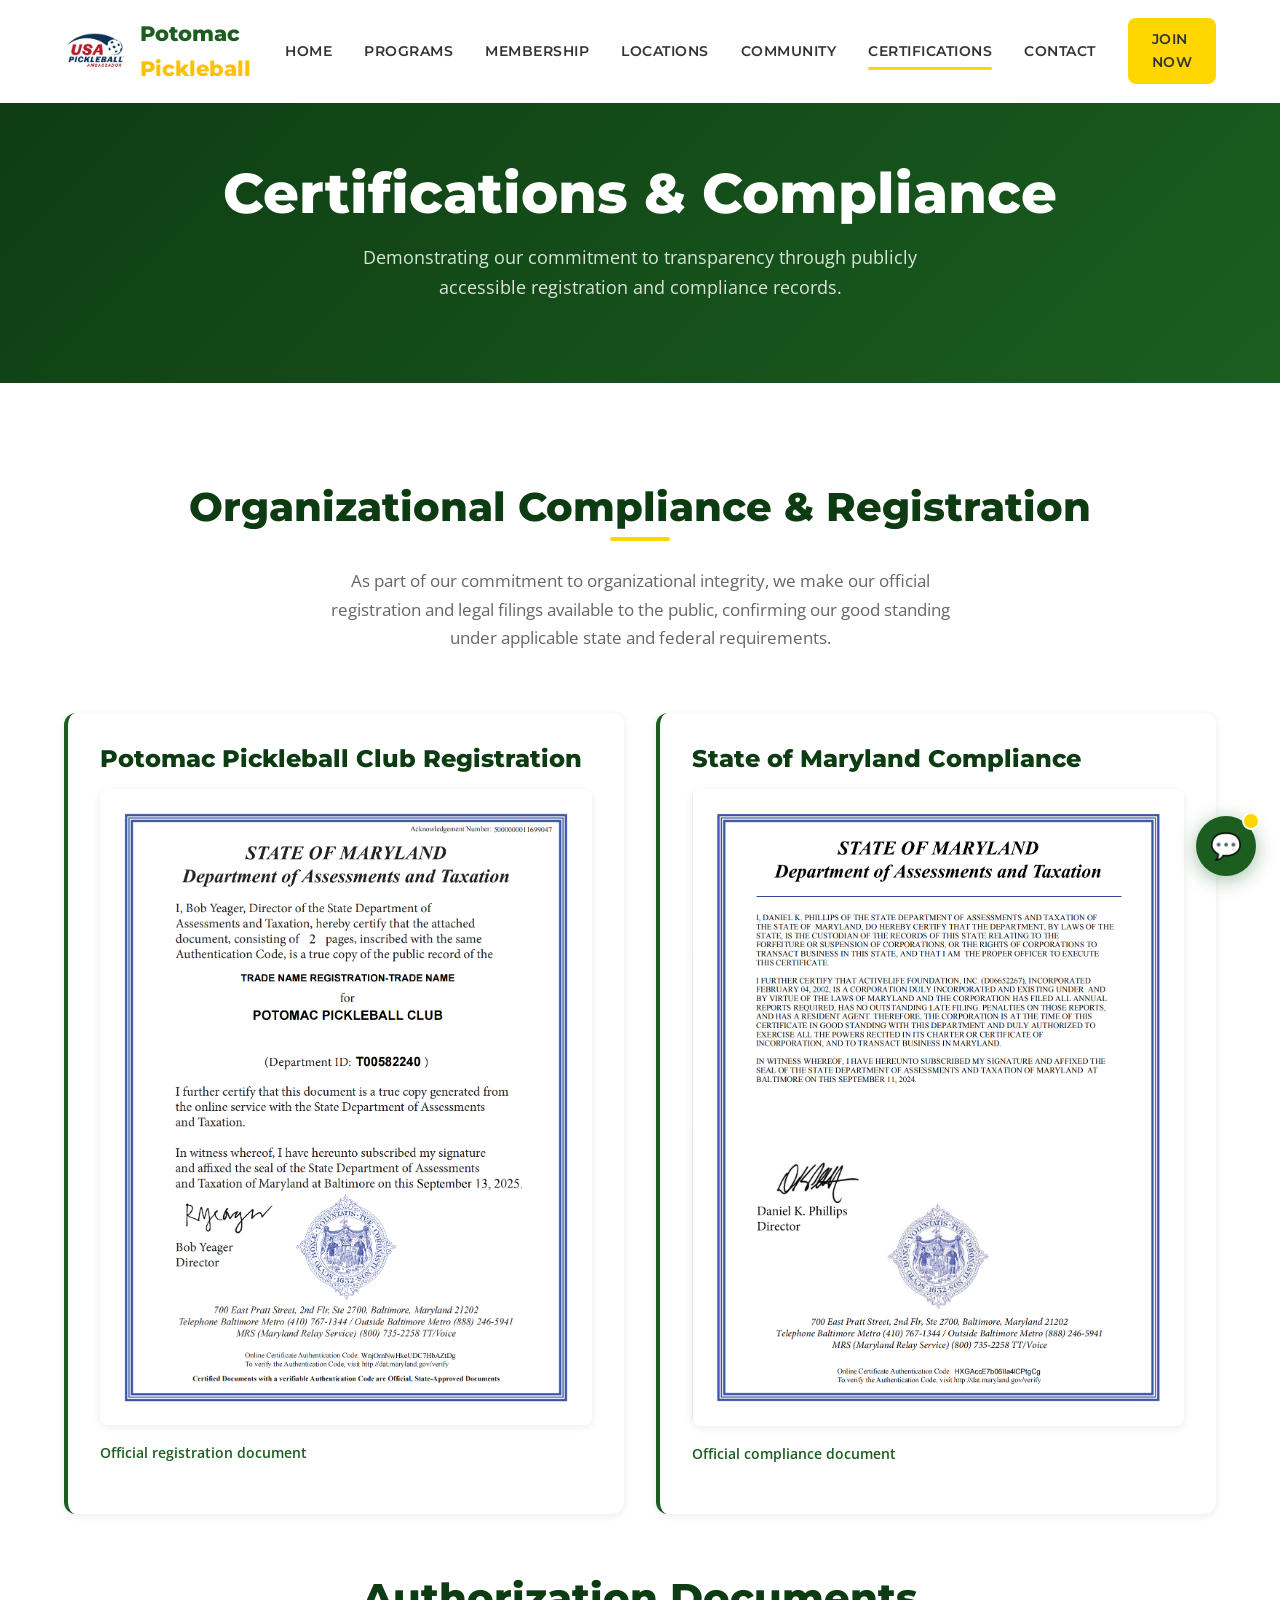
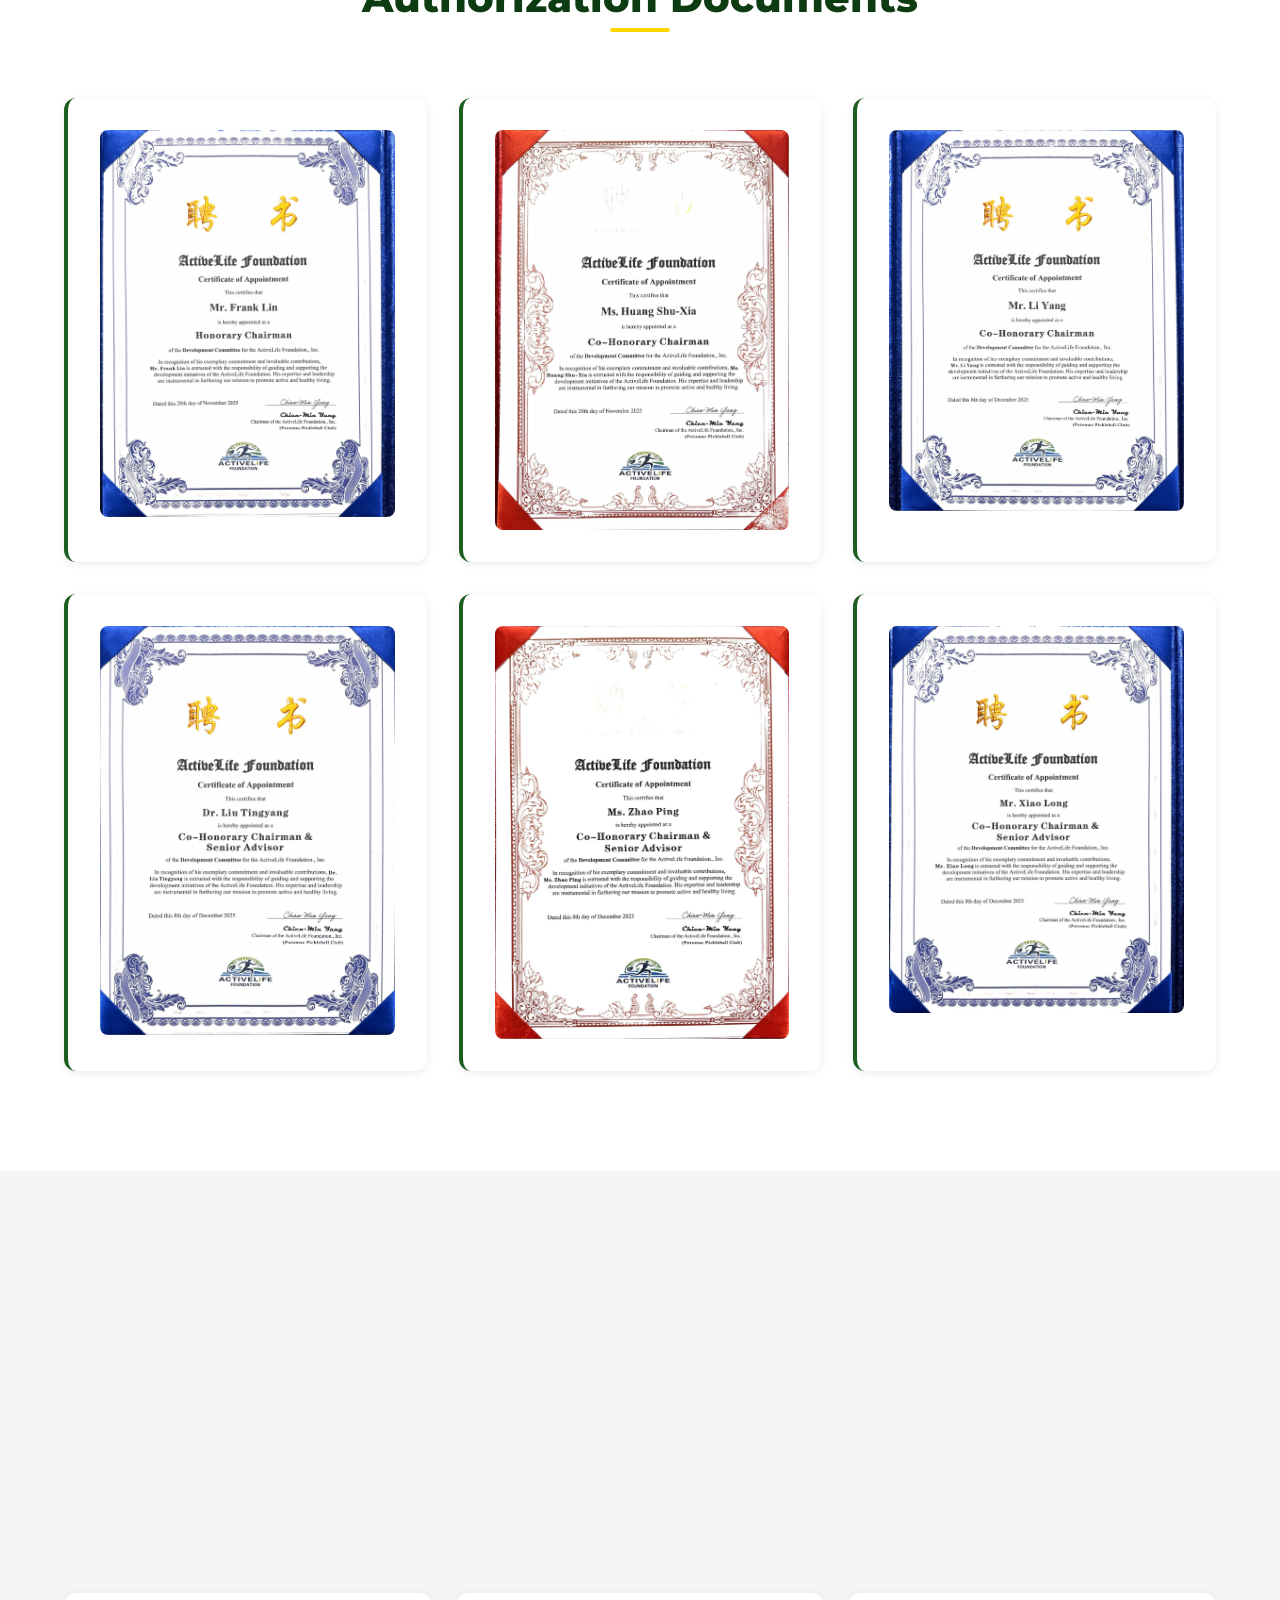
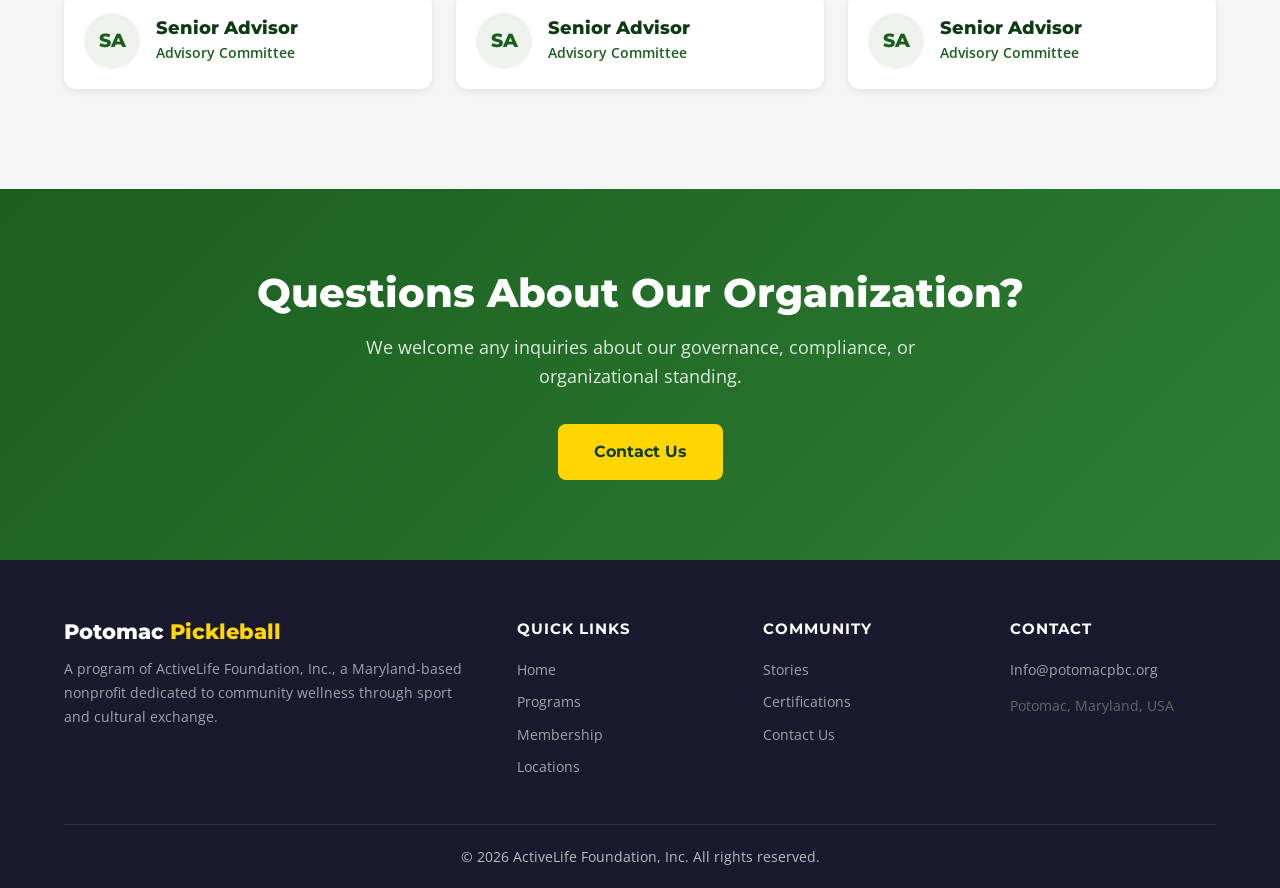
<file: certifications.html>
<!DOCTYPE html>
<html lang="en">
<head>
  <meta charset="UTF-8">
  <meta name="viewport" content="width=device-width, initial-scale=1.0">
  <meta name="description" content="Potomac Pickleball Club organizational compliance, registration documents, and advisory committee.">
  <title>Certifications | Potomac Pickleball Club</title>
  <link rel="preconnect" href="https://fonts.googleapis.com">
  <link rel="preconnect" href="https://fonts.gstatic.com" crossorigin>
  <link href="https://fonts.googleapis.com/css2?family=Montserrat:wght@600;700;800&family=Open+Sans:wght@400;600&display=swap" rel="stylesheet">
  <link rel="stylesheet" href="css/styles.css">
</head>
<body>

  <a href="#main" class="skip-link">Skip to Main Content</a>
  <div class="nav-overlay"></div>

  <header class="header">
    <div class="container">
      <nav class="nav">
        <a href="index.html" class="nav-logo">
          <img src="images/logo.jpg" alt="Potomac Pickleball Club" class="logo-img">
          <div class="logo-text">Potomac <span>Pickleball</span></div>
        </a>
        <div class="nav-links">
          <a href="index.html">Home</a>
          <a href="programs.html">Programs</a>
          <a href="membership.html">Membership</a>
          <a href="locations.html">Locations</a>
          <a href="community.html">Community</a>
          <a href="certifications.html">Certifications</a>
          <a href="contact.html">Contact</a>
          <div class="nav-cta">
            <a href="membership.html" class="btn btn-primary">Join Now</a>
          </div>
        </div>
        <button class="nav-toggle" aria-label="Toggle navigation">
          <span></span><span></span><span></span>
        </button>
      </nav>
    </div>
  </header>

  <!-- PAGE HERO -->
  <section class="page-hero">
    <div class="container">
      <h1>Certifications & Compliance</h1>
      <p>Demonstrating our commitment to transparency through publicly accessible registration and compliance records.</p>
    </div>
  </section>

  <!-- COMPLIANCE -->
  <section id="main">
    <div class="container">
      <div class="section-title fade-in">
        <h2>Organizational Compliance & Registration</h2>
        <p>As part of our commitment to organizational integrity, we make our official registration and legal filings available to the public, confirming our good standing under applicable state and federal requirements.</p>
      </div>

      <div class="grid-2" style="margin-bottom: 60px;">
        <div class="cert-card fade-in">
          <h3>Potomac Pickleball Club Registration</h3>
          <img src="images/cert-doc-1.png" alt="Registration Document" style="width:100%; border-radius:8px; margin: 16px 0; box-shadow: 0 2px 8px rgba(0,0,0,0.08);">
          <p style="color: var(--primary); font-weight: 600; font-size: 0.9rem;">Official registration document</p>
        </div>
        <div class="cert-card fade-in">
          <h3>State of Maryland Compliance</h3>
          <img src="images/cert-doc-2.png" alt="Maryland Compliance Document" style="width:100%; border-radius:8px; margin: 16px 0; box-shadow: 0 2px 8px rgba(0,0,0,0.08);">
          <p style="color: var(--primary); font-weight: 600; font-size: 0.9rem;">Official compliance document</p>
        </div>
      </div>

      <div class="section-title fade-in" style="margin-top: 60px;">
        <h2>Authorization Documents</h2>
      </div>
      <div class="grid-3">
        <div class="cert-card fade-in">
          <img src="images/auth-doc-1.png" alt="Authorization Document 1" style="width:100%; border-radius:8px;">
        </div>
        <div class="cert-card fade-in">
          <img src="images/auth-doc-2.png" alt="Authorization Document 2" style="width:100%; border-radius:8px;">
        </div>
        <div class="cert-card fade-in">
          <img src="images/auth-doc-3.png" alt="Authorization Document 3" style="width:100%; border-radius:8px;">
        </div>
        <div class="cert-card fade-in">
          <img src="images/auth-doc-4.png" alt="Authorization Document 4" style="width:100%; border-radius:8px;">
        </div>
        <div class="cert-card fade-in">
          <img src="images/auth-doc-5.png" alt="Authorization Document 5" style="width:100%; border-radius:8px;">
        </div>
        <div class="cert-card fade-in">
          <img src="images/auth-doc-6.png" alt="Authorization Document 6" style="width:100%; border-radius:8px;">
        </div>
      </div>
    </div>
  </section>

  <!-- ADVISORY COMMITTEE -->
  <section class="section-light">
    <div class="container">
      <div class="section-title fade-in">
        <h2>Advisory Committee</h2>
        <p>Distinguished leaders who guide our strategic direction and champion our mission of community wellness and global partnership.</p>
      </div>

      <div class="committee-grid">
        <div class="committee-member fade-in">
          <div class="committee-avatar">HC</div>
          <div class="committee-info">
            <h4>Honorary Chairman</h4>
            <p>Advisory Committee</p>
          </div>
        </div>
        <div class="committee-member fade-in">
          <div class="committee-avatar">CH</div>
          <div class="committee-info">
            <h4>Co-Honorary Chairman</h4>
            <p>Advisory Committee</p>
          </div>
        </div>
        <div class="committee-member fade-in">
          <div class="committee-avatar">CH</div>
          <div class="committee-info">
            <h4>Co-Honorary Chairman</h4>
            <p>Advisory Committee</p>
          </div>
        </div>
        <div class="committee-member fade-in">
          <div class="committee-avatar">SA</div>
          <div class="committee-info">
            <h4>Senior Advisor</h4>
            <p>Advisory Committee</p>
          </div>
        </div>
        <div class="committee-member fade-in">
          <div class="committee-avatar">SA</div>
          <div class="committee-info">
            <h4>Senior Advisor</h4>
            <p>Advisory Committee</p>
          </div>
        </div>
        <div class="committee-member fade-in">
          <div class="committee-avatar">SA</div>
          <div class="committee-info">
            <h4>Senior Advisor</h4>
            <p>Advisory Committee</p>
          </div>
        </div>
      </div>
    </div>
  </section>

  <!-- CTA -->
  <section class="section-green cta-banner">
    <div class="container fade-in">
      <h2>Questions About Our Organization?</h2>
      <p>We welcome any inquiries about our governance, compliance, or organizational standing.</p>
      <a href="contact.html" class="btn btn-primary">Contact Us</a>
    </div>
  </section>

  <footer class="footer">
    <div class="container">
      <div class="footer-grid">
        <div class="footer-brand">
          <h3>Potomac <span>Pickleball</span></h3>
          <p>A program of ActiveLife Foundation, Inc., a Maryland-based nonprofit dedicated to community wellness through sport and cultural exchange.</p>
        </div>
        <div class="footer-col">
          <h4>Quick Links</h4>
          <a href="index.html">Home</a>
          <a href="programs.html">Programs</a>
          <a href="membership.html">Membership</a>
          <a href="locations.html">Locations</a>
        </div>
        <div class="footer-col">
          <h4>Community</h4>
          <a href="community.html">Stories</a>
          <a href="certifications.html">Certifications</a>
          <a href="contact.html">Contact Us</a>
        </div>
        <div class="footer-col">
          <h4>Contact</h4>
          <a href="mailto:Info@potomacpbc.org">Info@potomacpbc.org</a>
          <p style="margin-top: 8px; font-size: 0.9rem;">Potomac, Maryland, USA</p>
        </div>
      </div>
      <div class="footer-bottom">
        &copy; 2026 ActiveLife Foundation, Inc. All rights reserved.
      </div>
    </div>
  </footer>

  <div class="mobile-cta-bar">
    <a href="membership.html" class="btn btn-primary" style="width:100%;">Join Now — It's Free</a>
  </div>

  <!-- CHAT WIDGET -->
  <div class="chat-widget">
    <div class="chat-window">
      <div class="chat-header">
        <div class="chat-header-avatar">&#127934;</div>
        <div class="chat-header-info">
          <h4>Potomac Pickleball</h4>
          <p><span class="status-dot"></span>We typically reply instantly</p>
        </div>
      </div>
      <div class="chat-messages">
        <div class="chat-message bot">
          Hi there! Welcome to Potomac Pickleball Club. How can I help you today?
          <span class="msg-time">Now</span>
        </div>
      </div>
      <div class="chat-quick-replies">
        <button class="chat-quick-btn">How do I join?</button>
        <button class="chat-quick-btn">What programs do you offer?</button>
        <button class="chat-quick-btn">Where do you play?</button>
        <button class="chat-quick-btn">Contact info</button>
        <button class="chat-quick-btn">What's the schedule?</button>
      </div>
      <div class="chat-input-area">
        <input type="text" class="chat-input" placeholder="Type a message..." autocomplete="off">
        <button class="chat-send" aria-label="Send message">&#10148;</button>
      </div>
    </div>
    <button class="chat-toggle" aria-label="Open chat">
      <span class="chat-open-icon">&#128172;</span>
      <span class="chat-close-icon">&#10005;</span>
      <div class="chat-badge"></div>
    </button>
  </div>

  <script src="js/main.js"></script>
</body>
</html>
</file>
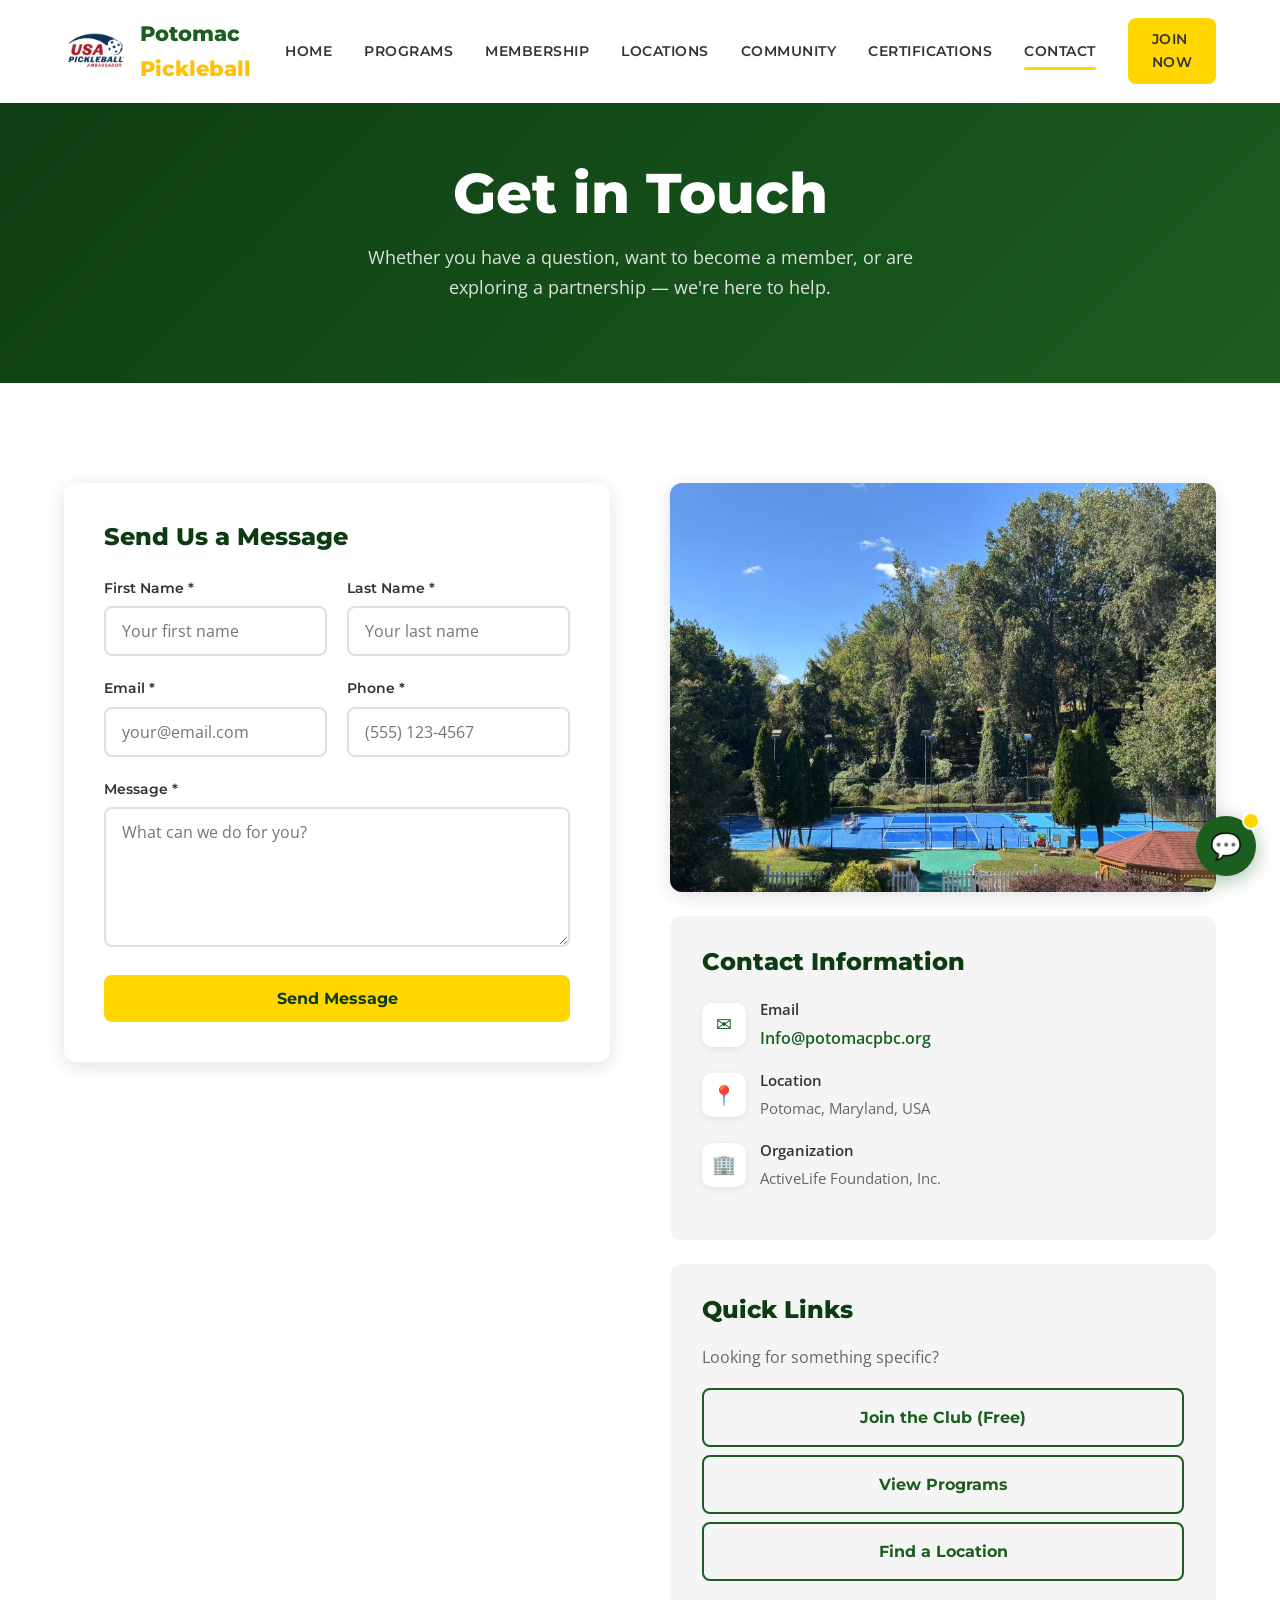
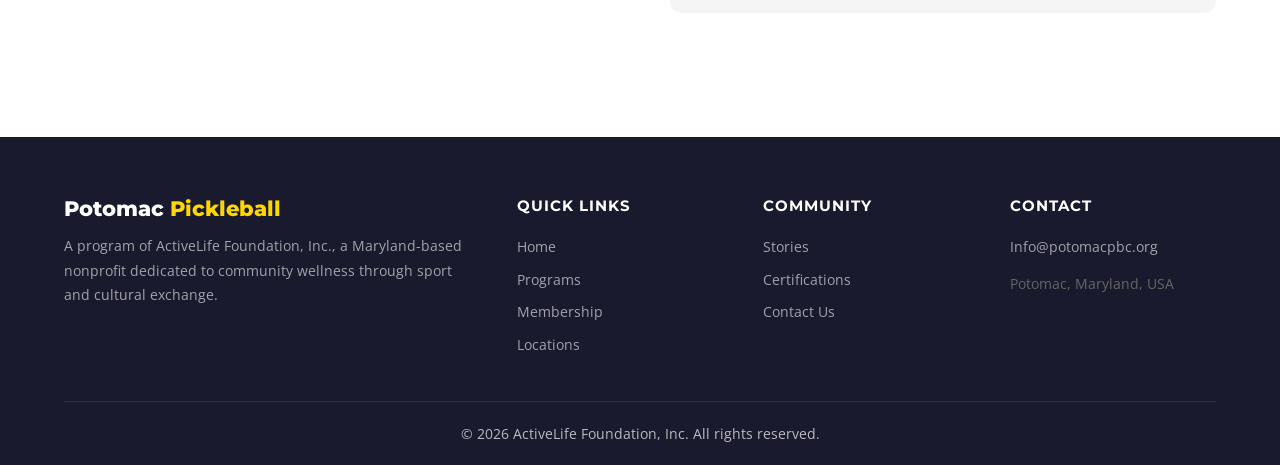
<file: contact.html>
<!DOCTYPE html>
<html lang="en">
<head>
  <meta charset="UTF-8">
  <meta name="viewport" content="width=device-width, initial-scale=1.0">
  <meta name="description" content="Contact the Potomac Pickleball Club — reach out with questions, partnership inquiries, or to join our community.">
  <title>Contact | Potomac Pickleball Club</title>
  <link rel="preconnect" href="https://fonts.googleapis.com">
  <link rel="preconnect" href="https://fonts.gstatic.com" crossorigin>
  <link href="https://fonts.googleapis.com/css2?family=Montserrat:wght@600;700;800&family=Open+Sans:wght@400;600&display=swap" rel="stylesheet">
  <link rel="stylesheet" href="css/styles.css">
</head>
<body>

  <a href="#main" class="skip-link">Skip to Main Content</a>
  <div class="nav-overlay"></div>

  <header class="header">
    <div class="container">
      <nav class="nav">
        <a href="index.html" class="nav-logo">
          <img src="images/logo.jpg" alt="Potomac Pickleball Club" class="logo-img">
          <div class="logo-text">Potomac <span>Pickleball</span></div>
        </a>
        <div class="nav-links">
          <a href="index.html">Home</a>
          <a href="programs.html">Programs</a>
          <a href="membership.html">Membership</a>
          <a href="locations.html">Locations</a>
          <a href="community.html">Community</a>
          <a href="certifications.html">Certifications</a>
          <a href="contact.html">Contact</a>
          <div class="nav-cta">
            <a href="membership.html" class="btn btn-primary">Join Now</a>
          </div>
        </div>
        <button class="nav-toggle" aria-label="Toggle navigation">
          <span></span><span></span><span></span>
        </button>
      </nav>
    </div>
  </header>

  <!-- PAGE HERO -->
  <section class="page-hero">
    <div class="container">
      <h1>Get in Touch</h1>
      <p>Whether you have a question, want to become a member, or are exploring a partnership — we're here to help.</p>
    </div>
  </section>

  <!-- CONTACT -->
  <section id="main">
    <div class="container">
      <div class="contact-grid">

        <!-- FORM -->
        <div class="contact-form fade-in-left">
          <h3 style="margin-bottom: 24px;">Send Us a Message</h3>
          <form id="contactForm" action="https://formspree.io/f/xzdjqjgp" method="POST">
            <div class="form-row">
              <div class="form-group">
                <label for="firstName">First Name *</label>
                <input type="text" id="firstName" name="firstName" required placeholder="Your first name">
                <div class="error-msg"></div>
              </div>
              <div class="form-group">
                <label for="lastName">Last Name *</label>
                <input type="text" id="lastName" name="lastName" required placeholder="Your last name">
                <div class="error-msg"></div>
              </div>
            </div>
            <div class="form-row">
              <div class="form-group">
                <label for="email">Email *</label>
                <input type="email" id="email" name="email" required placeholder="your@email.com">
                <div class="error-msg"></div>
              </div>
              <div class="form-group">
                <label for="phone">Phone *</label>
                <input type="tel" id="phone" name="phone" required placeholder="(555) 123-4567">
                <div class="error-msg"></div>
              </div>
            </div>
            <div class="form-group">
              <label for="message">Message *</label>
              <textarea id="message" name="message" required placeholder="What can we do for you?"></textarea>
              <div class="error-msg"></div>
            </div>
            <button type="submit" class="btn btn-primary" style="width: 100%;">Send Message</button>
          </form>
        </div>

        <!-- CONTACT INFO -->
        <div class="fade-in-right">
          <div style="border-radius: 12px; overflow: hidden; margin-bottom: 24px; box-shadow: 0 4px 20px rgba(0,0,0,0.12);">
            <img src="images/book-bg.jpg" alt="Contact us" style="width:100%;">
          </div>
          <div class="contact-info-card">
            <h3>Contact Information</h3>
            <div class="contact-info-item">
              <div class="info-icon">&#9993;</div>
              <div>
                <p style="font-weight: 600; color: var(--text); margin-bottom: 2px;">Email</p>
                <a href="mailto:Info@potomacpbc.org">Info@potomacpbc.org</a>
              </div>
            </div>
            <div class="contact-info-item">
              <div class="info-icon">&#128205;</div>
              <div>
                <p style="font-weight: 600; color: var(--text); margin-bottom: 2px;">Location</p>
                <p style="margin-bottom: 0;">Potomac, Maryland, USA</p>
              </div>
            </div>
            <div class="contact-info-item">
              <div class="info-icon">&#127970;</div>
              <div>
                <p style="font-weight: 600; color: var(--text); margin-bottom: 2px;">Organization</p>
                <p style="margin-bottom: 0;">ActiveLife Foundation, Inc.</p>
              </div>
            </div>
          </div>

          <div class="contact-info-card">
            <h3>Quick Links</h3>
            <p>Looking for something specific?</p>
            <div style="display: flex; flex-direction: column; gap: 8px; margin-top: 12px;">
              <a href="membership.html" class="btn btn-outline" style="text-align: center;">Join the Club (Free)</a>
              <a href="programs.html" class="btn btn-outline" style="text-align: center;">View Programs</a>
              <a href="locations.html" class="btn btn-outline" style="text-align: center;">Find a Location</a>
            </div>
          </div>
        </div>

      </div>
    </div>
  </section>

  <footer class="footer">
    <div class="container">
      <div class="footer-grid">
        <div class="footer-brand">
          <h3>Potomac <span>Pickleball</span></h3>
          <p>A program of ActiveLife Foundation, Inc., a Maryland-based nonprofit dedicated to community wellness through sport and cultural exchange.</p>
        </div>
        <div class="footer-col">
          <h4>Quick Links</h4>
          <a href="index.html">Home</a>
          <a href="programs.html">Programs</a>
          <a href="membership.html">Membership</a>
          <a href="locations.html">Locations</a>
        </div>
        <div class="footer-col">
          <h4>Community</h4>
          <a href="community.html">Stories</a>
          <a href="certifications.html">Certifications</a>
          <a href="contact.html">Contact Us</a>
        </div>
        <div class="footer-col">
          <h4>Contact</h4>
          <a href="mailto:Info@potomacpbc.org">Info@potomacpbc.org</a>
          <p style="margin-top: 8px; font-size: 0.9rem;">Potomac, Maryland, USA</p>
        </div>
      </div>
      <div class="footer-bottom">
        &copy; 2026 ActiveLife Foundation, Inc. All rights reserved.
      </div>
    </div>
  </footer>

  <div class="mobile-cta-bar">
    <a href="membership.html" class="btn btn-primary" style="width:100%;">Join Now — It's Free</a>
  </div>

  <!-- CHAT WIDGET -->
  <div class="chat-widget">
    <div class="chat-window">
      <div class="chat-header">
        <div class="chat-header-avatar">&#127934;</div>
        <div class="chat-header-info">
          <h4>Potomac Pickleball</h4>
          <p><span class="status-dot"></span>We typically reply instantly</p>
        </div>
      </div>
      <div class="chat-messages">
        <div class="chat-message bot">
          Hi there! Welcome to Potomac Pickleball Club. How can I help you today?
          <span class="msg-time">Now</span>
        </div>
      </div>
      <div class="chat-quick-replies">
        <button class="chat-quick-btn">How do I join?</button>
        <button class="chat-quick-btn">What programs do you offer?</button>
        <button class="chat-quick-btn">Where do you play?</button>
        <button class="chat-quick-btn">Contact info</button>
        <button class="chat-quick-btn">What's the schedule?</button>
      </div>
      <div class="chat-input-area">
        <input type="text" class="chat-input" placeholder="Type a message..." autocomplete="off">
        <button class="chat-send" aria-label="Send message">&#10148;</button>
      </div>
    </div>
    <button class="chat-toggle" aria-label="Open chat">
      <span class="chat-open-icon">&#128172;</span>
      <span class="chat-close-icon">&#10005;</span>
      <div class="chat-badge"></div>
    </button>
  </div>

  <script src="js/main.js"></script>
</body>
</html>
</file>
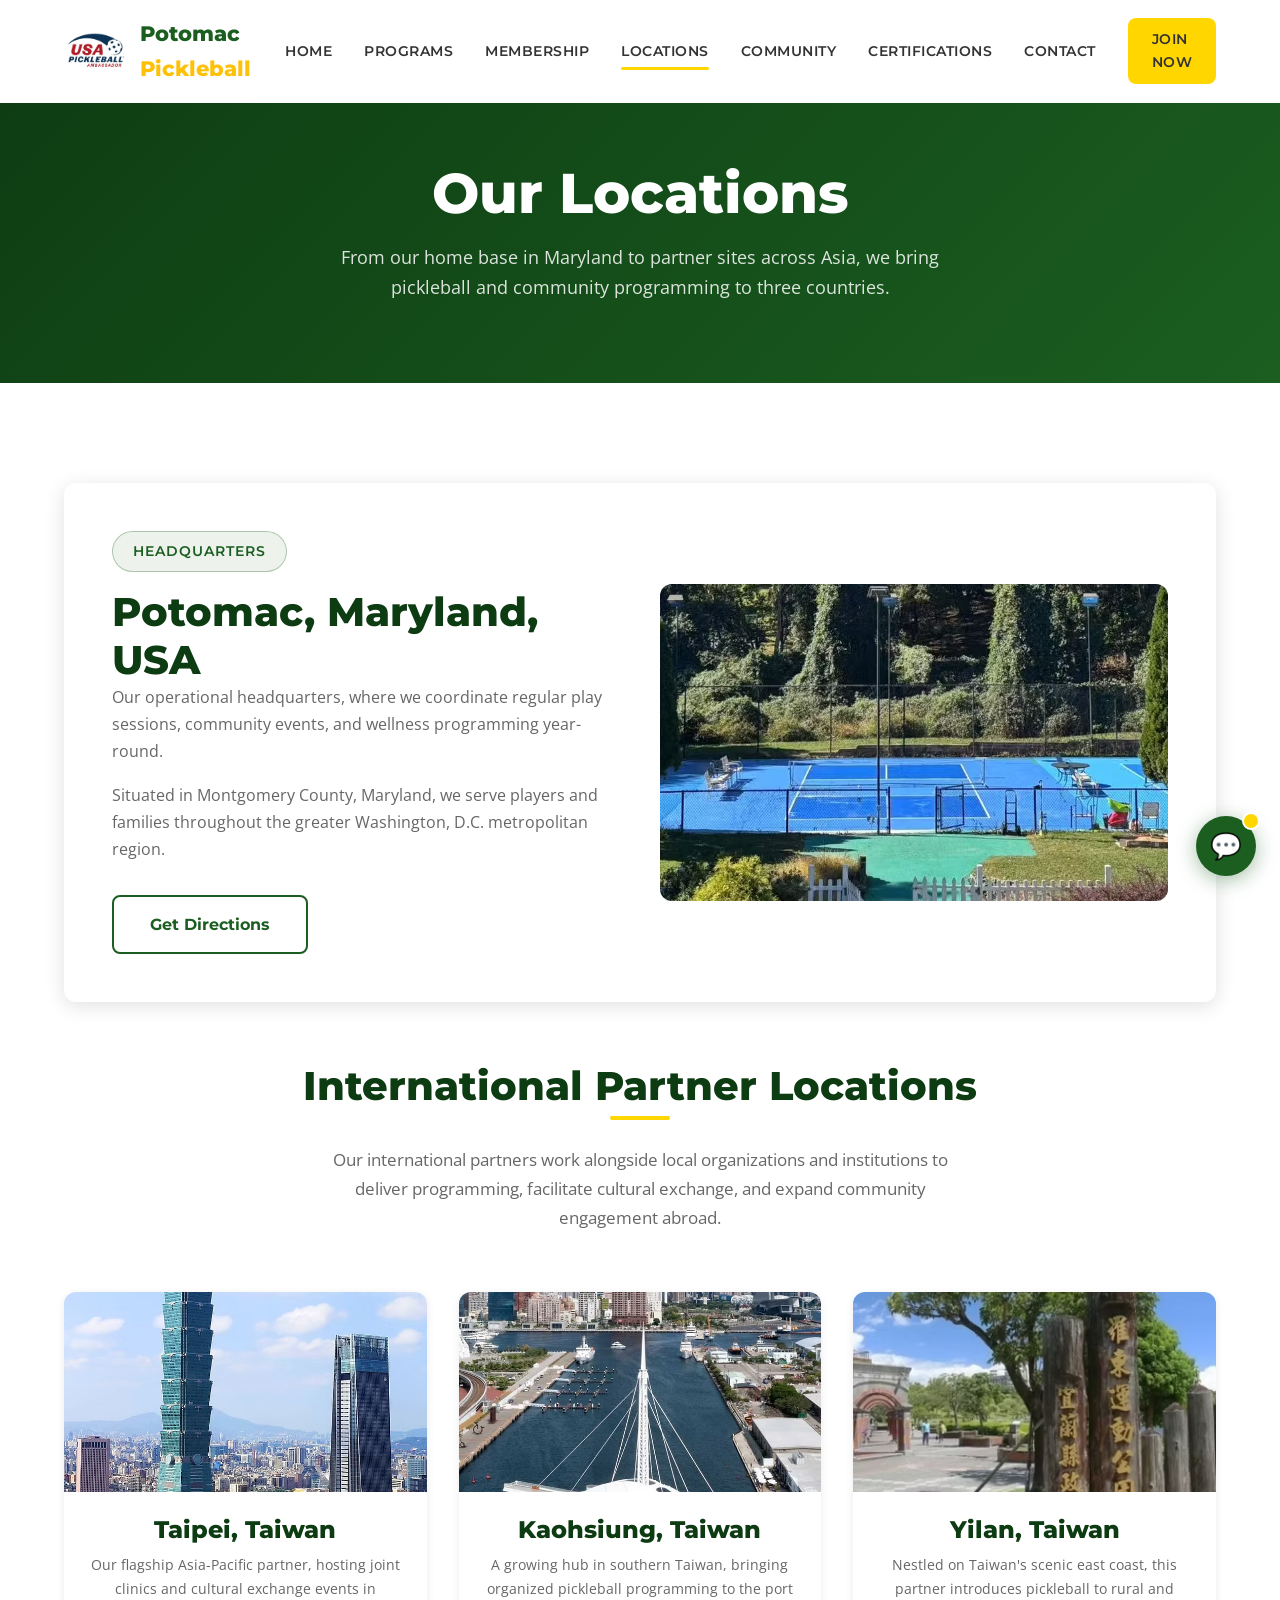
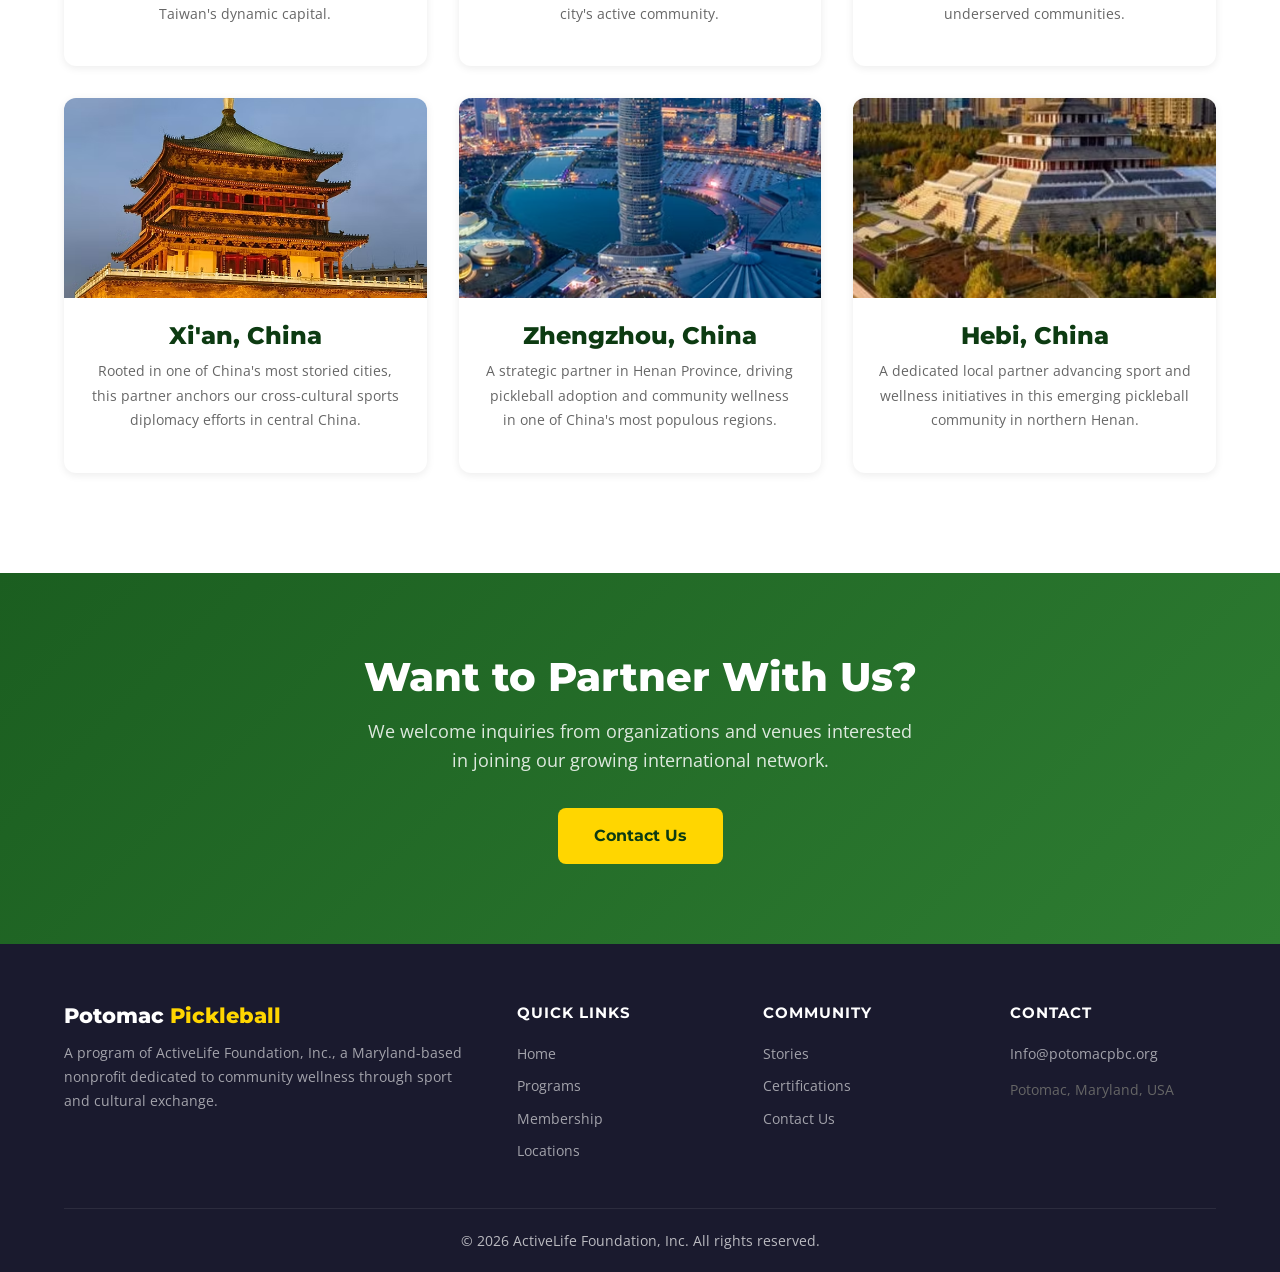
<file: locations.html>
<!DOCTYPE html>
<html lang="en">
<head>
  <meta charset="UTF-8">
  <meta name="viewport" content="width=device-width, initial-scale=1.0">
  <meta name="description" content="Potomac Pickleball Club locations — headquarters in Potomac, Maryland with international partner locations in Taiwan and China.">
  <title>Locations | Potomac Pickleball Club</title>
  <link rel="preconnect" href="https://fonts.googleapis.com">
  <link rel="preconnect" href="https://fonts.gstatic.com" crossorigin>
  <link href="https://fonts.googleapis.com/css2?family=Montserrat:wght@600;700;800&family=Open+Sans:wght@400;600&display=swap" rel="stylesheet">
  <link rel="stylesheet" href="css/styles.css">
</head>
<body>

  <a href="#main" class="skip-link">Skip to Main Content</a>
  <div class="nav-overlay"></div>

  <header class="header">
    <div class="container">
      <nav class="nav">
        <a href="index.html" class="nav-logo">
          <img src="images/logo.jpg" alt="Potomac Pickleball Club" class="logo-img">
          <div class="logo-text">Potomac <span>Pickleball</span></div>
        </a>
        <div class="nav-links">
          <a href="index.html">Home</a>
          <a href="programs.html">Programs</a>
          <a href="membership.html">Membership</a>
          <a href="locations.html">Locations</a>
          <a href="community.html">Community</a>
          <a href="certifications.html">Certifications</a>
          <a href="contact.html">Contact</a>
          <div class="nav-cta">
            <a href="membership.html" class="btn btn-primary">Join Now</a>
          </div>
        </div>
        <button class="nav-toggle" aria-label="Toggle navigation">
          <span></span><span></span><span></span>
        </button>
      </nav>
    </div>
  </header>

  <!-- PAGE HERO -->
  <section class="page-hero">
    <div class="container">
      <h1>Our Locations</h1>
      <p>From our home base in Maryland to partner sites across Asia, we bring pickleball and community programming to three countries.</p>
    </div>
  </section>

  <!-- HQ SECTION -->
  <section id="main">
    <div class="container">
      <div class="hq-section fade-in">
        <div>
          <div class="hero-badge" style="margin-bottom: 16px; color: #1B5E20; border-color: rgba(27,94,32,0.3); background: rgba(27,94,32,0.08);">Headquarters</div>
          <h2>Potomac, Maryland, USA</h2>
          <p>Our operational headquarters, where we coordinate regular play sessions, community events, and wellness programming year-round.</p>
          <p>Situated in Montgomery County, Maryland, we serve players and families throughout the greater Washington, D.C. metropolitan region.</p>
          <a href="contact.html" class="btn btn-outline" style="margin-top: 16px;">Get Directions</a>
        </div>
        <div class="hq-map">
          <img src="images/Potomac.avif" alt="Potomac Maryland" style="width:100%;height:100%;object-fit:cover;">
        </div>
      </div>

      <!-- PARTNER LOCATIONS -->
      <div class="section-title fade-in">
        <h2>International Partner Locations</h2>
        <p>Our international partners work alongside local organizations and institutions to deliver programming, facilitate cultural exchange, and expand community engagement abroad.</p>
      </div>

      <div class="grid-3">
        <div class="location-card fade-in">
          <img src="images/Taipei.avif" alt="Taipei, Taiwan" class="location-img">
          <div class="location-card-body">
            <h3>Taipei, Taiwan</h3>
            <p>Our flagship Asia-Pacific partner, hosting joint clinics and cultural exchange events in Taiwan's dynamic capital.</p>
          </div>
        </div>
        <div class="location-card fade-in">
          <img src="images/Kaohsiung.avif" alt="Kaohsiung, Taiwan" class="location-img">
          <div class="location-card-body">
            <h3>Kaohsiung, Taiwan</h3>
            <p>A growing hub in southern Taiwan, bringing organized pickleball programming to the port city's active community.</p>
          </div>
        </div>
        <div class="location-card fade-in">
          <img src="images/Yilan.avif" alt="Yilan, Taiwan" class="location-img">
          <div class="location-card-body">
            <h3>Yilan, Taiwan</h3>
            <p>Nestled on Taiwan's scenic east coast, this partner introduces pickleball to rural and underserved communities.</p>
          </div>
        </div>
        <div class="location-card fade-in">
          <img src="images/Xian.avif" alt="Xi'an, China" class="location-img">
          <div class="location-card-body">
            <h3>Xi'an, China</h3>
            <p>Rooted in one of China's most storied cities, this partner anchors our cross-cultural sports diplomacy efforts in central China.</p>
          </div>
        </div>
        <div class="location-card fade-in">
          <img src="images/Zhengzhou.avif" alt="Zhengzhou, China" class="location-img">
          <div class="location-card-body">
            <h3>Zhengzhou, China</h3>
            <p>A strategic partner in Henan Province, driving pickleball adoption and community wellness in one of China's most populous regions.</p>
          </div>
        </div>
        <div class="location-card fade-in">
          <img src="images/Hebi.avif" alt="Hebi, China" class="location-img">
          <div class="location-card-body">
            <h3>Hebi, China</h3>
            <p>A dedicated local partner advancing sport and wellness initiatives in this emerging pickleball community in northern Henan.</p>
          </div>
        </div>
      </div>
    </div>
  </section>

  <!-- CTA -->
  <section class="section-green cta-banner">
    <div class="container fade-in">
      <h2>Want to Partner With Us?</h2>
      <p>We welcome inquiries from organizations and venues interested in joining our growing international network.</p>
      <a href="contact.html" class="btn btn-primary">Contact Us</a>
    </div>
  </section>

  <footer class="footer">
    <div class="container">
      <div class="footer-grid">
        <div class="footer-brand">
          <h3>Potomac <span>Pickleball</span></h3>
          <p>A program of ActiveLife Foundation, Inc., a Maryland-based nonprofit dedicated to community wellness through sport and cultural exchange.</p>
        </div>
        <div class="footer-col">
          <h4>Quick Links</h4>
          <a href="index.html">Home</a>
          <a href="programs.html">Programs</a>
          <a href="membership.html">Membership</a>
          <a href="locations.html">Locations</a>
        </div>
        <div class="footer-col">
          <h4>Community</h4>
          <a href="community.html">Stories</a>
          <a href="certifications.html">Certifications</a>
          <a href="contact.html">Contact Us</a>
        </div>
        <div class="footer-col">
          <h4>Contact</h4>
          <a href="mailto:Info@potomacpbc.org">Info@potomacpbc.org</a>
          <p style="margin-top: 8px; font-size: 0.9rem;">Potomac, Maryland, USA</p>
        </div>
      </div>
      <div class="footer-bottom">
        &copy; 2026 ActiveLife Foundation, Inc. All rights reserved.
      </div>
    </div>
  </footer>

  <div class="mobile-cta-bar">
    <a href="membership.html" class="btn btn-primary" style="width:100%;">Join Now — It's Free</a>
  </div>

  <!-- CHAT WIDGET -->
  <div class="chat-widget">
    <div class="chat-window">
      <div class="chat-header">
        <div class="chat-header-avatar">&#127934;</div>
        <div class="chat-header-info">
          <h4>Potomac Pickleball</h4>
          <p><span class="status-dot"></span>We typically reply instantly</p>
        </div>
      </div>
      <div class="chat-messages">
        <div class="chat-message bot">
          Hi there! Welcome to Potomac Pickleball Club. How can I help you today?
          <span class="msg-time">Now</span>
        </div>
      </div>
      <div class="chat-quick-replies">
        <button class="chat-quick-btn">How do I join?</button>
        <button class="chat-quick-btn">What programs do you offer?</button>
        <button class="chat-quick-btn">Where do you play?</button>
        <button class="chat-quick-btn">Contact info</button>
        <button class="chat-quick-btn">What's the schedule?</button>
      </div>
      <div class="chat-input-area">
        <input type="text" class="chat-input" placeholder="Type a message..." autocomplete="off">
        <button class="chat-send" aria-label="Send message">&#10148;</button>
      </div>
    </div>
    <button class="chat-toggle" aria-label="Open chat">
      <span class="chat-open-icon">&#128172;</span>
      <span class="chat-close-icon">&#10005;</span>
      <div class="chat-badge"></div>
    </button>
  </div>

  <script src="js/main.js"></script>
</body>
</html>
</file>
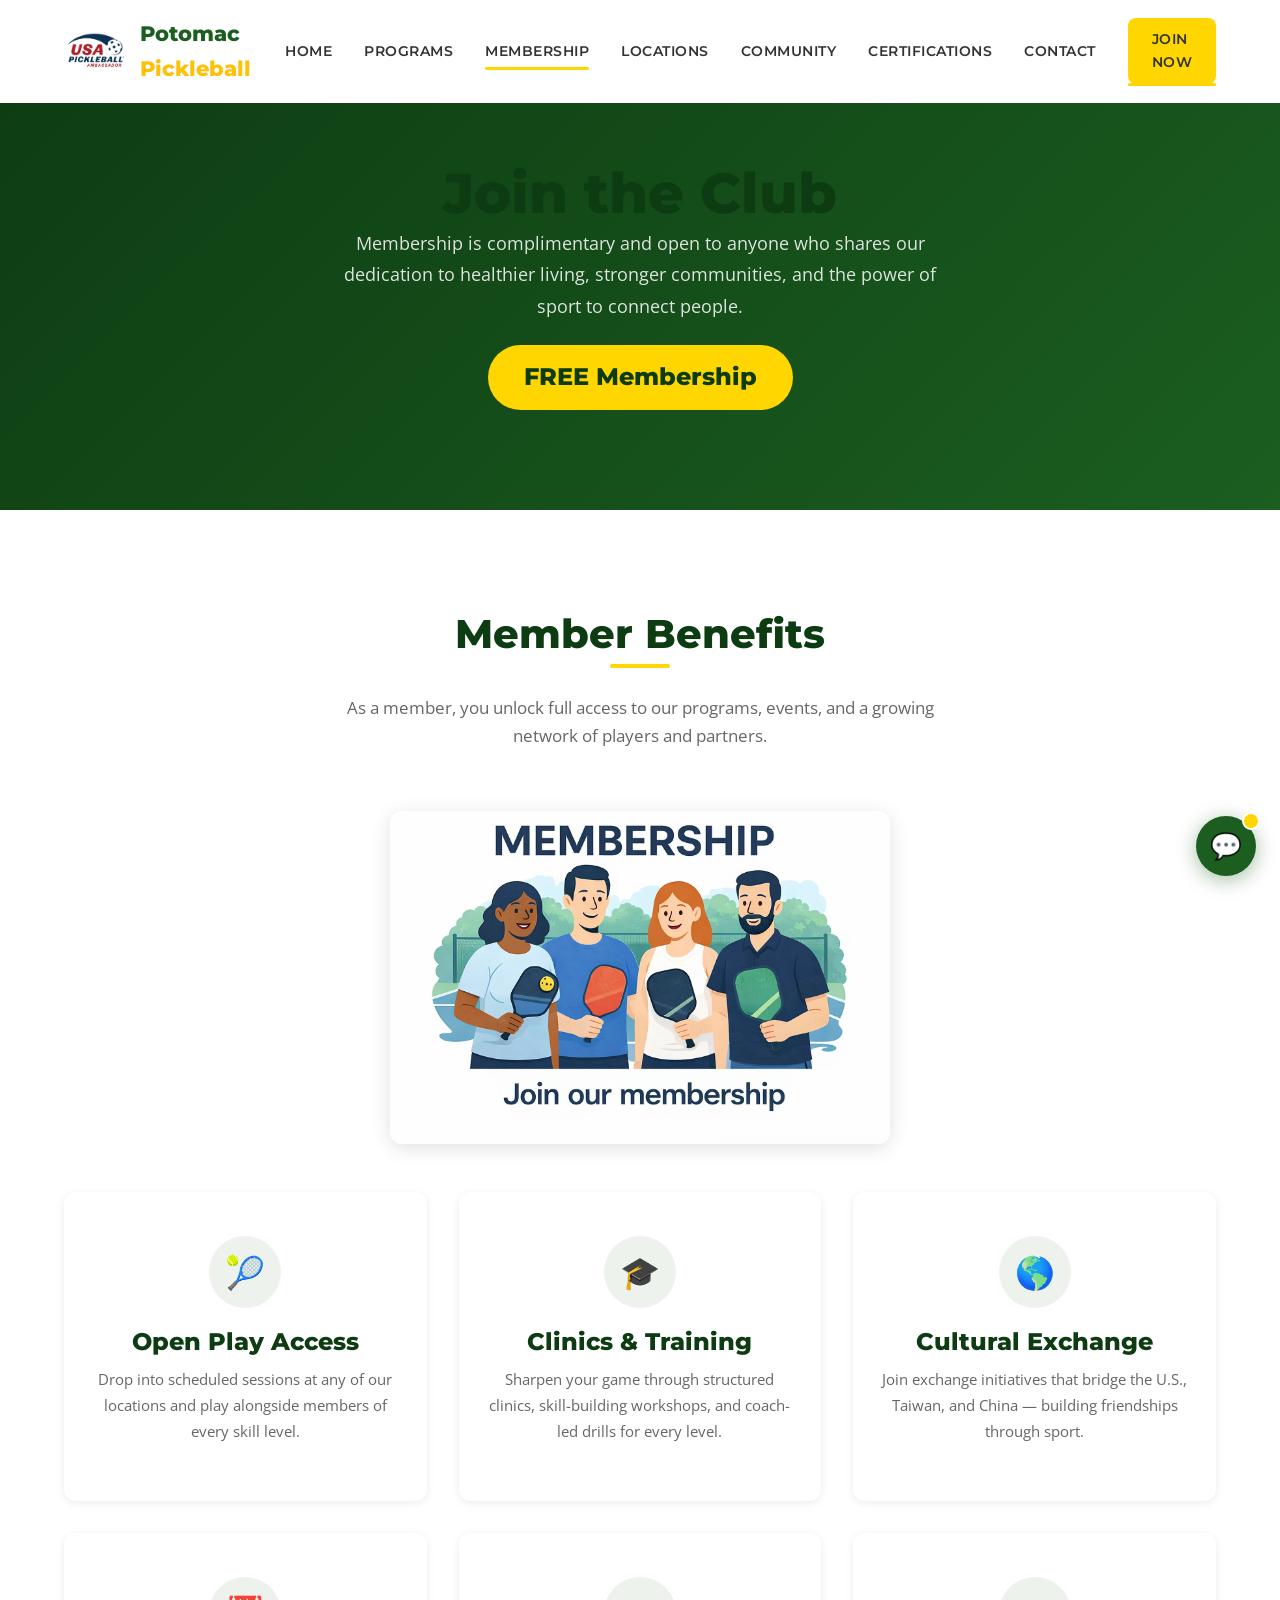
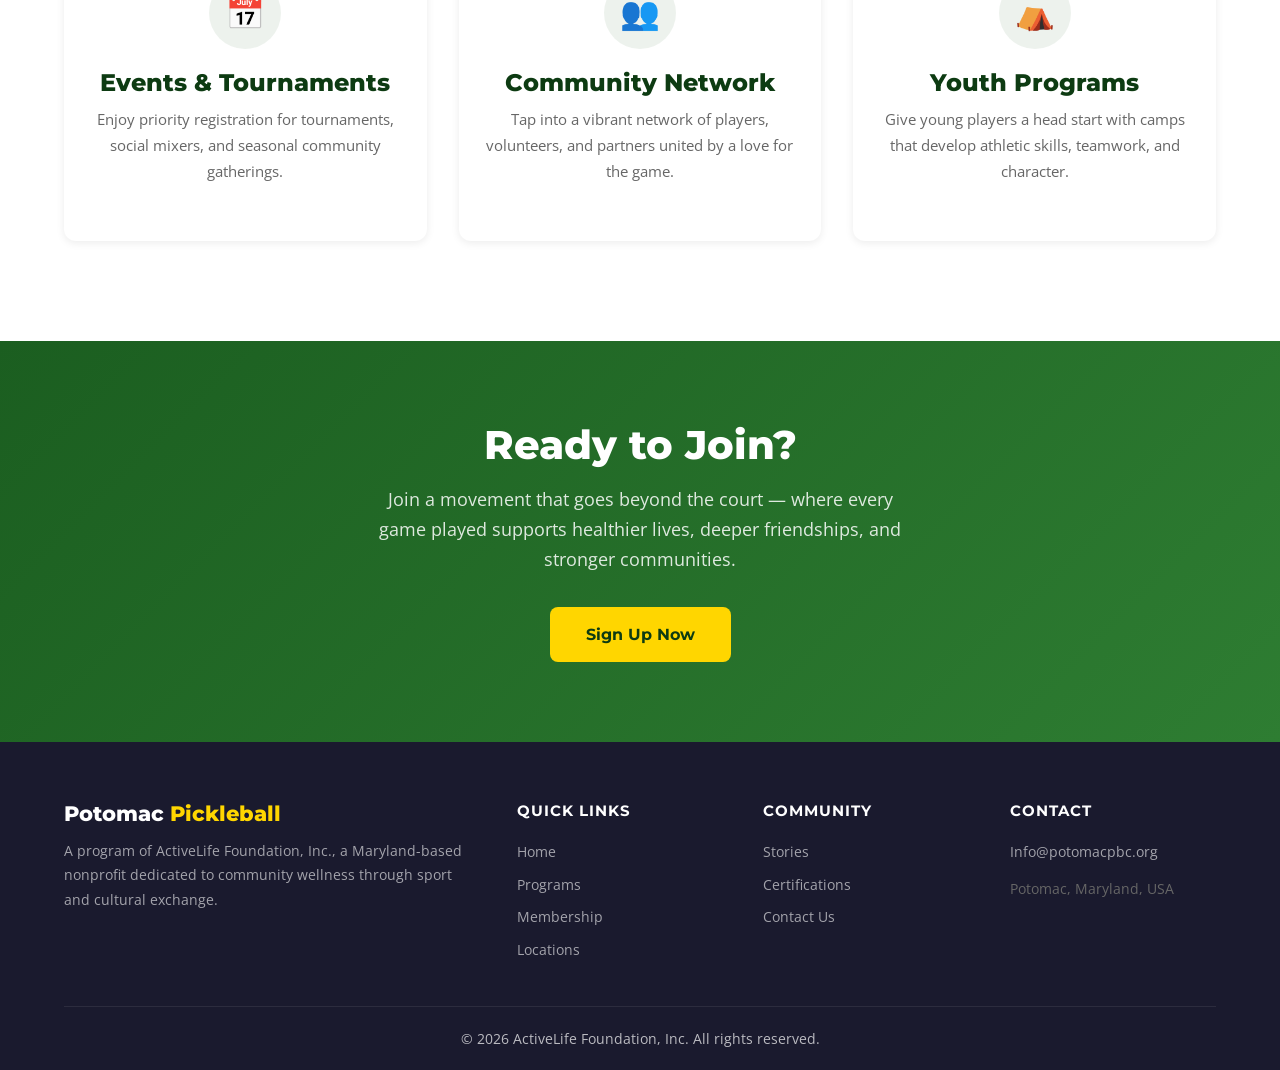
<file: membership.html>
<!DOCTYPE html>
<html lang="en">
<head>
  <meta charset="UTF-8">
  <meta name="viewport" content="width=device-width, initial-scale=1.0">
  <meta name="description" content="Join Potomac Pickleball Club for free. Open to anyone committed to building healthier, more connected communities through sport.">
  <title>Membership | Potomac Pickleball Club</title>
  <link rel="preconnect" href="https://fonts.googleapis.com">
  <link rel="preconnect" href="https://fonts.gstatic.com" crossorigin>
  <link href="https://fonts.googleapis.com/css2?family=Montserrat:wght@600;700;800&family=Open+Sans:wght@400;600&display=swap" rel="stylesheet">
  <link rel="stylesheet" href="css/styles.css">
</head>
<body>

  <a href="#main" class="skip-link">Skip to Main Content</a>
  <div class="nav-overlay"></div>

  <header class="header">
    <div class="container">
      <nav class="nav">
        <a href="index.html" class="nav-logo">
          <img src="images/logo.jpg" alt="Potomac Pickleball Club" class="logo-img">
          <div class="logo-text">Potomac <span>Pickleball</span></div>
        </a>
        <div class="nav-links">
          <a href="index.html">Home</a>
          <a href="programs.html">Programs</a>
          <a href="membership.html">Membership</a>
          <a href="locations.html">Locations</a>
          <a href="community.html">Community</a>
          <a href="certifications.html">Certifications</a>
          <a href="contact.html">Contact</a>
          <div class="nav-cta">
            <a href="membership.html" class="btn btn-primary">Join Now</a>
          </div>
        </div>
        <button class="nav-toggle" aria-label="Toggle navigation">
          <span></span><span></span><span></span>
        </button>
      </nav>
    </div>
  </header>

  <!-- HERO -->
  <section class="membership-hero">
    <div class="container">
      <h1>Join the Club</h1>
      <p style="color: rgba(255,255,255,0.85); font-size: 1.15rem; max-width: 600px; margin: 0 auto;">Membership is complimentary and open to anyone who shares our dedication to healthier living, stronger communities, and the power of sport to connect people.</p>
      <div class="membership-price">FREE Membership</div>
    </div>
  </section>

  <!-- BENEFITS -->
  <section id="main">
    <div class="container">
      <div class="section-title fade-in">
        <h2>Member Benefits</h2>
        <p>As a member, you unlock full access to our programs, events, and a growing network of players and partners.</p>
      </div>
      <div style="text-align:center; margin-bottom: 48px;" class="fade-in">
        <img src="images/membership.png" alt="Potomac Pickleball Club Membership" style="max-width: 500px; margin: 0 auto; border-radius: 12px; box-shadow: 0 4px 20px rgba(0,0,0,0.12);">
      </div>
      <div class="benefits-grid">
        <div class="benefit-card card fade-in">
          <div class="benefit-icon">&#127934;</div>
          <h3>Open Play Access</h3>
          <p>Drop into scheduled sessions at any of our locations and play alongside members of every skill level.</p>
        </div>
        <div class="benefit-card card fade-in">
          <div class="benefit-icon">&#127891;</div>
          <h3>Clinics & Training</h3>
          <p>Sharpen your game through structured clinics, skill-building workshops, and coach-led drills for every level.</p>
        </div>
        <div class="benefit-card card fade-in">
          <div class="benefit-icon">&#127758;</div>
          <h3>Cultural Exchange</h3>
          <p>Join exchange initiatives that bridge the U.S., Taiwan, and China — building friendships through sport.</p>
        </div>
        <div class="benefit-card card fade-in">
          <div class="benefit-icon">&#128197;</div>
          <h3>Events & Tournaments</h3>
          <p>Enjoy priority registration for tournaments, social mixers, and seasonal community gatherings.</p>
        </div>
        <div class="benefit-card card fade-in">
          <div class="benefit-icon">&#128101;</div>
          <h3>Community Network</h3>
          <p>Tap into a vibrant network of players, volunteers, and partners united by a love for the game.</p>
        </div>
        <div class="benefit-card card fade-in">
          <div class="benefit-icon">&#9978;</div>
          <h3>Youth Programs</h3>
          <p>Give young players a head start with camps that develop athletic skills, teamwork, and character.</p>
        </div>
      </div>
    </div>
  </section>

  <!-- CTA -->
  <section class="section-green cta-banner">
    <div class="container fade-in">
      <h2>Ready to Join?</h2>
      <p>Join a movement that goes beyond the court — where every game played supports healthier lives, deeper friendships, and stronger communities.</p>
      <a href="contact.html" class="btn btn-primary">Sign Up Now</a>
    </div>
  </section>

  <!-- FOOTER -->
  <footer class="footer">
    <div class="container">
      <div class="footer-grid">
        <div class="footer-brand">
          <h3>Potomac <span>Pickleball</span></h3>
          <p>A program of ActiveLife Foundation, Inc., a Maryland-based nonprofit dedicated to community wellness through sport and cultural exchange.</p>
        </div>
        <div class="footer-col">
          <h4>Quick Links</h4>
          <a href="index.html">Home</a>
          <a href="programs.html">Programs</a>
          <a href="membership.html">Membership</a>
          <a href="locations.html">Locations</a>
        </div>
        <div class="footer-col">
          <h4>Community</h4>
          <a href="community.html">Stories</a>
          <a href="certifications.html">Certifications</a>
          <a href="contact.html">Contact Us</a>
        </div>
        <div class="footer-col">
          <h4>Contact</h4>
          <a href="mailto:Info@potomacpbc.org">Info@potomacpbc.org</a>
          <p style="margin-top: 8px; font-size: 0.9rem;">Potomac, Maryland, USA</p>
        </div>
      </div>
      <div class="footer-bottom">
        &copy; 2026 ActiveLife Foundation, Inc. All rights reserved.
      </div>
    </div>
  </footer>

  <div class="mobile-cta-bar">
    <a href="membership.html" class="btn btn-primary" style="width:100%;">Join Now — It's Free</a>
  </div>

  <!-- CHAT WIDGET -->
  <div class="chat-widget">
    <div class="chat-window">
      <div class="chat-header">
        <div class="chat-header-avatar">&#127934;</div>
        <div class="chat-header-info">
          <h4>Potomac Pickleball</h4>
          <p><span class="status-dot"></span>We typically reply instantly</p>
        </div>
      </div>
      <div class="chat-messages">
        <div class="chat-message bot">
          Hi there! Welcome to Potomac Pickleball Club. How can I help you today?
          <span class="msg-time">Now</span>
        </div>
      </div>
      <div class="chat-quick-replies">
        <button class="chat-quick-btn">How do I join?</button>
        <button class="chat-quick-btn">What programs do you offer?</button>
        <button class="chat-quick-btn">Where do you play?</button>
        <button class="chat-quick-btn">Contact info</button>
        <button class="chat-quick-btn">What's the schedule?</button>
      </div>
      <div class="chat-input-area">
        <input type="text" class="chat-input" placeholder="Type a message..." autocomplete="off">
        <button class="chat-send" aria-label="Send message">&#10148;</button>
      </div>
    </div>
    <button class="chat-toggle" aria-label="Open chat">
      <span class="chat-open-icon">&#128172;</span>
      <span class="chat-close-icon">&#10005;</span>
      <div class="chat-badge"></div>
    </button>
  </div>

  <script src="js/main.js"></script>
</body>
</html>
</file>
<file: css/styles.css>
/* ============================================
   POTOMAC PICKLEBALL CLUB — Design System
   Premium Sports Club Edition
   ============================================ */

/* --- CSS Custom Properties --- */
:root {
  /* Colors */
  --primary: #1B5E20;
  --primary-light: #2E7D32;
  --primary-dark: #0D3B12;
  --accent: #FFD600;
  --accent-hover: #FFC107;
  --dark: #1A1A2E;
  --dark-lighter: #232340;
  --light: #F5F5F5;
  --white: #FFFFFF;
  --text: #333333;
  --text-light: #666666;
  --border: #E0E0E0;

  /* Typography */
  --font-heading: 'Montserrat', sans-serif;
  --font-body: 'Open Sans', sans-serif;

  /* Spacing */
  --section-padding: 100px 0;
  --container-width: 1200px;
  --card-radius: 12px;
  --btn-radius: 8px;

  /* Shadows */
  --shadow-sm: 0 2px 8px rgba(0, 0, 0, 0.08);
  --shadow-md: 0 4px 20px rgba(0, 0, 0, 0.12);
  --shadow-lg: 0 8px 40px rgba(0, 0, 0, 0.16);

  /* Transitions */
  --transition: 0.3s ease;
}

/* --- Reset & Base --- */
*,
*::before,
*::after {
  margin: 0;
  padding: 0;
  box-sizing: border-box;
}

html {
  scroll-behavior: smooth;
  font-size: 16px;
}

body {
  font-family: var(--font-body);
  color: var(--text);
  line-height: 1.7;
  background: var(--white);
  overflow-x: hidden;
}

a {
  text-decoration: none;
  color: inherit;
  transition: color var(--transition);
}

ul {
  list-style: none;
}

img {
  max-width: 100%;
  height: auto;
  display: block;
}

.container {
  max-width: var(--container-width);
  margin: 0 auto;
  padding: 0 24px;
}

/* --- Typography --- */
h1, h2, h3, h4, h5 {
  font-family: var(--font-heading);
  font-weight: 800;
  line-height: 1.2;
  color: var(--primary-dark);
}

h1 { font-size: clamp(2.2rem, 5vw, 3.5rem); }
h2 { font-size: clamp(1.8rem, 4vw, 2.5rem); }
h3 { font-size: clamp(1.2rem, 3vw, 1.5rem); }
h4 { font-size: 1.1rem; }

p {
  margin-bottom: 1rem;
  color: var(--text-light);
}

/* --- Section Title --- */
.section-title {
  text-align: center;
  margin-bottom: 60px;
}

.section-title h2 {
  margin-bottom: 16px;
  position: relative;
  display: inline-block;
}

.section-title h2::after {
  content: '';
  position: absolute;
  bottom: -10px;
  left: 50%;
  transform: translateX(-50%);
  width: 60px;
  height: 4px;
  background: var(--accent);
  border-radius: 2px;
}

.section-title p {
  max-width: 650px;
  margin: 20px auto 0;
  font-size: 1.05rem;
}

/* --- Buttons --- */
.btn {
  display: inline-flex;
  align-items: center;
  justify-content: center;
  padding: 14px 36px;
  border-radius: var(--btn-radius);
  font-family: var(--font-heading);
  font-weight: 700;
  font-size: 1rem;
  cursor: pointer;
  border: none;
  transition: all var(--transition);
  gap: 8px;
}

.btn-primary {
  background: var(--accent);
  color: var(--primary-dark);
}

.btn-primary:hover {
  background: var(--accent-hover);
  transform: translateY(-2px);
  box-shadow: var(--shadow-md);
}

.btn-secondary {
  background: transparent;
  color: var(--white);
  border: 2px solid var(--white);
}

.btn-secondary:hover {
  background: var(--white);
  color: var(--primary-dark);
}

.btn-outline {
  background: transparent;
  color: var(--primary);
  border: 2px solid var(--primary);
}

.btn-outline:hover {
  background: var(--primary);
  color: var(--white);
}

/* ============================================
   HEADER / NAVIGATION
   ============================================ */
.header {
  position: fixed;
  top: 0;
  left: 0;
  width: 100%;
  z-index: 1000;
  background: var(--white);
  transition: all var(--transition);
}

.header.scrolled {
  background: rgba(255, 255, 255, 0.97);
  box-shadow: var(--shadow-sm);
}

/* Transparent header for hero pages */
.header.hero-transparent {
  background: transparent;
  box-shadow: none;
}

.header.hero-transparent .nav-links a {
  color: var(--white);
}

.header.hero-transparent .nav-links a:hover {
  color: var(--accent);
}

.header.hero-transparent .nav-logo {
  color: var(--white);
}

.header.hero-transparent .nav-toggle span {
  background: var(--white);
}

/* When scrolled, override transparent back to white */
.header.hero-transparent.scrolled {
  background: rgba(255, 255, 255, 0.97);
  box-shadow: var(--shadow-sm);
}

.header.hero-transparent.scrolled .nav-links a {
  color: var(--text);
}

.header.hero-transparent.scrolled .nav-links a:hover {
  color: var(--primary);
}

.header.hero-transparent.scrolled .nav-logo {
  color: var(--primary);
}

.header.hero-transparent.scrolled .nav-toggle span {
  background: var(--text);
}

.nav {
  display: flex;
  align-items: center;
  justify-content: space-between;
  padding: 16px 0;
}

.nav-logo {
  display: flex;
  align-items: center;
  gap: 12px;
  font-family: var(--font-heading);
  font-weight: 800;
  font-size: 1.3rem;
  color: var(--primary);
}

.nav-logo img {
  height: 44px;
  width: auto;
}

/* Logo image support */
.logo-img {
  height: 48px;
  width: auto;
  border-radius: 6px;
}

.nav-logo .logo-text span {
  color: var(--accent-hover);
}

.nav-links {
  display: flex;
  align-items: center;
  gap: 32px;
}

.nav-links a {
  font-family: var(--font-heading);
  font-weight: 600;
  font-size: 0.9rem;
  color: var(--text);
  position: relative;
  padding: 4px 0;
  text-transform: uppercase;
  letter-spacing: 0.5px;
}

.nav-links a::after {
  content: '';
  position: absolute;
  bottom: -2px;
  left: 0;
  width: 0;
  height: 3px;
  background: var(--accent);
  transition: width var(--transition);
  border-radius: 2px;
}

.nav-links a:hover::after,
.nav-links a.active::after {
  width: 100%;
}

.nav-links a:hover {
  color: var(--primary);
}

.nav-cta .btn {
  padding: 10px 24px;
  font-size: 0.85rem;
}

.nav-toggle {
  display: none;
  flex-direction: column;
  gap: 5px;
  cursor: pointer;
  z-index: 1001;
  background: none;
  border: none;
  padding: 4px;
}

.nav-toggle span {
  display: block;
  width: 26px;
  height: 3px;
  background: var(--text);
  border-radius: 2px;
  transition: all var(--transition);
}

.nav-toggle.active span:nth-child(1) {
  transform: rotate(45deg) translate(5px, 6px);
}

.nav-toggle.active span:nth-child(2) {
  opacity: 0;
}

.nav-toggle.active span:nth-child(3) {
  transform: rotate(-45deg) translate(5px, -6px);
}

/* ============================================
   HERO SECTION
   ============================================ */
.hero {
  position: relative;
  min-height: 100vh;
  display: flex;
  align-items: center;
  justify-content: center;
  text-align: center;
  background: linear-gradient(135deg, var(--primary-dark) 0%, var(--primary) 50%, var(--primary-light) 100%);
  overflow: hidden;
}

.hero-bg {
  position: absolute;
  inset: 0;
  background-size: cover;
  background-position: center;
  background-attachment: fixed;
  opacity: 0.45;
}

.hero-overlay {
  position: absolute;
  inset: 0;
  background: linear-gradient(180deg, rgba(13, 59, 18, 0.45) 0%, rgba(27, 94, 32, 0.65) 100%);
}

.hero-content {
  position: relative;
  z-index: 2;
  max-width: 800px;
  padding: 0 24px;
}

.hero-badge {
  display: inline-block;
  background: rgba(255, 214, 0, 0.15);
  border: 1px solid rgba(255, 214, 0, 0.4);
  color: var(--accent);
  padding: 8px 20px;
  border-radius: 50px;
  font-family: var(--font-heading);
  font-weight: 600;
  font-size: 0.85rem;
  letter-spacing: 1px;
  text-transform: uppercase;
  margin-bottom: 24px;
}

.hero h1 {
  color: var(--white);
  margin-bottom: 20px;
  font-size: clamp(2.5rem, 6vw, 4rem);
}

.hero h1 .highlight {
  color: var(--accent);
}

.hero p {
  color: rgba(255, 255, 255, 0.9);
  font-size: clamp(1.05rem, 2vw, 1.25rem);
  max-width: 600px;
  margin: 0 auto 36px;
}

.hero-buttons {
  display: flex;
  gap: 16px;
  justify-content: center;
  flex-wrap: wrap;
}

.hero-stats {
  display: flex;
  justify-content: center;
  gap: 48px;
  margin-top: 60px;
  padding-top: 40px;
  border-top: 1px solid rgba(255, 255, 255, 0.15);
}

.hero-stat {
  text-align: center;
}

.hero-stat .stat-number {
  display: block;
  font-family: var(--font-heading);
  font-weight: 800;
  font-size: 2rem;
  color: var(--accent);
}

.hero-stat .stat-label {
  font-size: 0.85rem;
  color: rgba(255, 255, 255, 0.7);
  text-transform: uppercase;
  letter-spacing: 1px;
}

/* ============================================
   PARALLAX SECTION — Full-bleed background
   ============================================ */
.parallax-section {
  position: relative;
  background-size: cover;
  background-position: center;
  background-attachment: fixed;
  background-repeat: no-repeat;
  padding: var(--section-padding);
}

.parallax-section::before {
  content: '';
  position: absolute;
  inset: 0;
  background: rgba(13, 59, 18, 0.6);
  z-index: 0;
}

.parallax-section > .container {
  position: relative;
  z-index: 1;
}

.parallax-section h2,
.parallax-section h3 {
  color: var(--white);
}

.parallax-section p {
  color: rgba(255, 255, 255, 0.85);
}

/* ============================================
   SECTIONS — General
   ============================================ */
section {
  padding: var(--section-padding);
}

.section-light {
  background: var(--light);
}

.section-dark {
  background: var(--dark);
  color: var(--white);
}

.section-dark h2,
.section-dark h3 {
  color: var(--white);
}

.section-dark p {
  color: rgba(255, 255, 255, 0.75);
}

.section-green {
  background: linear-gradient(135deg, var(--primary) 0%, var(--primary-light) 100%);
  color: var(--white);
}

.section-green h2,
.section-green h3 {
  color: var(--white);
}

.section-green p {
  color: rgba(255, 255, 255, 0.85);
}

/* ============================================
   CARDS
   ============================================ */
.card {
  background: var(--white);
  border-radius: var(--card-radius);
  padding: 36px 28px;
  box-shadow: var(--shadow-sm);
  transition: all var(--transition);
  border-top: 4px solid transparent;
}

.card:hover {
  transform: translateY(-6px);
  box-shadow: var(--shadow-md);
  border-top-color: var(--primary);
}

.card-icon {
  width: 60px;
  height: 60px;
  border-radius: 14px;
  display: flex;
  align-items: center;
  justify-content: center;
  margin-bottom: 20px;
  font-size: 1.8rem;
  background: rgba(27, 94, 32, 0.08);
  color: var(--primary);
}

.card h3 {
  margin-bottom: 12px;
}

.card p {
  font-size: 0.95rem;
}

.card-link {
  display: inline-flex;
  align-items: center;
  gap: 6px;
  margin-top: 16px;
  font-family: var(--font-heading);
  font-weight: 700;
  font-size: 0.9rem;
  color: var(--primary);
  transition: gap var(--transition);
}

.card-link:hover {
  gap: 12px;
  color: var(--primary-light);
}

/* Grid layouts */
.grid-2 {
  display: grid;
  grid-template-columns: repeat(2, 1fr);
  gap: 32px;
}

.grid-3 {
  display: grid;
  grid-template-columns: repeat(3, 1fr);
  gap: 32px;
}

.grid-4 {
  display: grid;
  grid-template-columns: repeat(4, 1fr);
  gap: 24px;
}

/* ============================================
   STAGGER ANIMATIONS
   ============================================ */
.stagger-1 {
  transition-delay: 0.1s;
}

.stagger-2 {
  transition-delay: 0.2s;
}

.stagger-3 {
  transition-delay: 0.3s;
}

.stagger-4 {
  transition-delay: 0.4s;
}

/* ============================================
   ABOUT SECTION (Home)
   ============================================ */
.about-grid {
  display: grid;
  grid-template-columns: 1fr 1fr;
  gap: 60px;
  align-items: center;
}

.about-image {
  border-radius: var(--card-radius);
  overflow: hidden;
  box-shadow: var(--shadow-md);
  aspect-ratio: 4/3;
}

.about-image img {
  width: 100%;
  height: 100%;
  object-fit: cover;
}

.about-content h2 {
  margin-bottom: 20px;
}

.about-content p {
  margin-bottom: 16px;
}

.about-features {
  display: grid;
  grid-template-columns: 1fr 1fr;
  gap: 16px;
  margin-top: 28px;
}

.about-feature {
  display: flex;
  align-items: center;
  gap: 10px;
  font-family: var(--font-heading);
  font-weight: 600;
  font-size: 0.9rem;
  color: var(--text);
}

.about-feature .feature-icon {
  width: 36px;
  height: 36px;
  border-radius: 8px;
  background: rgba(27, 94, 32, 0.08);
  color: var(--primary);
  display: flex;
  align-items: center;
  justify-content: center;
  font-size: 1.1rem;
  flex-shrink: 0;
}

/* ============================================
   CTA BANNER
   ============================================ */
.cta-banner {
  text-align: center;
  padding: 80px 0;
}

.cta-banner h2 {
  color: var(--white);
  margin-bottom: 16px;
}

.cta-banner p {
  color: rgba(255, 255, 255, 0.85);
  max-width: 550px;
  margin: 0 auto 32px;
  font-size: 1.1rem;
}

/* ============================================
   PROGRAMS PAGE
   ============================================ */
.page-hero {
  padding: 160px 0 80px;
  text-align: center;
  background: linear-gradient(135deg, var(--primary-dark) 0%, var(--primary) 100%);
}

.page-hero h1 {
  color: var(--white);
  margin-bottom: 16px;
}

.page-hero p {
  color: rgba(255, 255, 255, 0.85);
  max-width: 600px;
  margin: 0 auto;
  font-size: 1.1rem;
}

.program-card {
  background: var(--white);
  border-radius: var(--card-radius);
  overflow: hidden;
  box-shadow: var(--shadow-sm);
  transition: all var(--transition);
  border-top: 4px solid transparent;
}

.program-card:hover {
  transform: translateY(-6px);
  box-shadow: var(--shadow-md);
  border-top-color: var(--primary);
}

.program-card-image {
  height: 240px;
  background: linear-gradient(135deg, var(--primary) 0%, var(--primary-light) 100%);
  display: flex;
  align-items: center;
  justify-content: center;
  font-size: 3rem;
  color: rgba(255, 255, 255, 0.4);
}

.program-card-image img {
  width: 100%;
  height: 100%;
  object-fit: cover;
}

.program-card-body {
  padding: 28px;
}

.program-card-body h3 {
  margin-bottom: 12px;
}

.program-card-body p {
  font-size: 0.95rem;
  margin-bottom: 16px;
}

/* ============================================
   MEMBERSHIP PAGE
   ============================================ */
.membership-hero {
  padding: 160px 0 100px;
  text-align: center;
  background: linear-gradient(135deg, var(--primary-dark) 0%, var(--primary) 100%);
}

.membership-price {
  display: inline-block;
  background: var(--accent);
  color: var(--primary-dark);
  font-family: var(--font-heading);
  font-weight: 800;
  font-size: 1.5rem;
  padding: 12px 36px;
  border-radius: 50px;
  margin-top: 24px;
}

.benefits-grid {
  display: grid;
  grid-template-columns: repeat(3, 1fr);
  gap: 32px;
}

.benefit-card {
  text-align: center;
  padding: 40px 24px;
}

.benefit-card .benefit-icon {
  width: 72px;
  height: 72px;
  border-radius: 50%;
  background: rgba(27, 94, 32, 0.08);
  color: var(--primary);
  display: flex;
  align-items: center;
  justify-content: center;
  font-size: 2rem;
  margin: 0 auto 20px;
}

.benefit-card h3 {
  margin-bottom: 10px;
}

/* ============================================
   LOCATIONS PAGE
   ============================================ */
.location-card {
  background: var(--white);
  border-radius: var(--card-radius);
  overflow: hidden;
  box-shadow: var(--shadow-sm);
  transition: all var(--transition);
  text-align: center;
  padding: 0;
}

.location-img {
  width: 100%;
  height: 200px;
  object-fit: cover;
}

.location-card-body {
  padding: 24px;
}

.location-card:hover {
  transform: translateY(-4px);
  box-shadow: var(--shadow-md);
}

.location-flag {
  font-size: 3rem;
  margin-bottom: 16px;
}

.location-card h3 {
  margin-bottom: 8px;
}

.location-card p {
  font-size: 0.9rem;
}

.hq-section {
  background: var(--white);
  border-radius: var(--card-radius);
  padding: 48px;
  box-shadow: var(--shadow-md);
  display: grid;
  grid-template-columns: 1fr 1fr;
  gap: 40px;
  align-items: center;
  margin-bottom: 60px;
}

.hq-map {
  aspect-ratio: 16/10;
  background: var(--light);
  border-radius: var(--card-radius);
  overflow: hidden;
  display: flex;
  align-items: center;
  justify-content: center;
  color: var(--text-light);
  font-size: 1rem;
}

/* ============================================
   COMMUNITY / GALLERY
   ============================================ */
.gallery-grid {
  display: grid;
  grid-template-columns: repeat(3, 1fr);
  gap: 24px;
}

/* Masonry-style variation */
.gallery-grid.gallery-masonry {
  grid-template-rows: auto;
}

.gallery-grid.gallery-masonry .gallery-item:nth-child(1) {
  grid-column: span 2;
  grid-row: span 2;
}

.gallery-grid.gallery-masonry .gallery-item:nth-child(4) {
  grid-column: span 2;
}

.gallery-grid.gallery-masonry .gallery-item:nth-child(7) {
  grid-row: span 2;
}

.gallery-item {
  border-radius: var(--card-radius);
  overflow: hidden;
  position: relative;
  cursor: pointer;
  aspect-ratio: 4/3;
  background: var(--light);
  box-shadow: var(--shadow-sm);
  transition: all var(--transition);
}

.gallery-grid.gallery-masonry .gallery-item {
  aspect-ratio: auto;
  min-height: 200px;
}

.gallery-item:hover {
  transform: scale(1.03);
  box-shadow: var(--shadow-md);
}

.gallery-item img {
  width: 100%;
  height: 100%;
  object-fit: cover;
}

.gallery-item .gallery-overlay {
  position: absolute;
  inset: 0;
  background: linear-gradient(180deg, transparent 50%, rgba(0, 0, 0, 0.7) 100%);
  display: flex;
  align-items: flex-end;
  padding: 20px;
  opacity: 0;
  transition: opacity var(--transition);
}

.gallery-item:hover .gallery-overlay {
  opacity: 1;
}

.gallery-overlay h4 {
  color: var(--white);
  font-size: 0.95rem;
}

.gallery-overlay p {
  color: rgba(255, 255, 255, 0.8);
  font-size: 0.8rem;
  margin-bottom: 0;
}

/* Lightbox */
.lightbox {
  position: fixed;
  inset: 0;
  background: rgba(0, 0, 0, 0.9);
  z-index: 2000;
  display: none;
  align-items: center;
  justify-content: center;
  padding: 40px;
}

.lightbox.active {
  display: flex;
}

.lightbox img {
  max-width: 90%;
  max-height: 85vh;
  border-radius: 8px;
}

.lightbox-close {
  position: absolute;
  top: 24px;
  right: 32px;
  font-size: 2rem;
  color: var(--white);
  cursor: pointer;
  background: none;
  border: none;
  line-height: 1;
}

/* ============================================
   CERTIFICATIONS PAGE
   ============================================ */
.cert-card {
  background: var(--white);
  border-radius: var(--card-radius);
  padding: 32px;
  box-shadow: var(--shadow-sm);
  border-left: 4px solid var(--primary);
}

.cert-card h3 {
  margin-bottom: 12px;
}

/* Certification document image display */
.cert-doc-image {
  width: 100%;
  border-radius: 8px;
  margin-top: 16px;
  box-shadow: var(--shadow-sm);
  border: 1px solid var(--border);
  transition: transform var(--transition), box-shadow var(--transition);
}

.cert-doc-image:hover {
  transform: scale(1.02);
  box-shadow: var(--shadow-md);
  cursor: pointer;
}

.committee-grid {
  display: grid;
  grid-template-columns: repeat(auto-fill, minmax(280px, 1fr));
  gap: 24px;
}

.committee-member {
  display: flex;
  align-items: center;
  gap: 16px;
  padding: 20px;
  background: var(--white);
  border-radius: var(--card-radius);
  box-shadow: var(--shadow-sm);
}

.committee-avatar {
  width: 56px;
  height: 56px;
  border-radius: 50%;
  background: rgba(27, 94, 32, 0.08);
  color: var(--primary);
  display: flex;
  align-items: center;
  justify-content: center;
  font-family: var(--font-heading);
  font-weight: 800;
  font-size: 1.2rem;
  flex-shrink: 0;
}

.committee-info h4 {
  font-family: var(--font-heading);
  margin-bottom: 2px;
}

.committee-info p {
  font-size: 0.85rem;
  margin-bottom: 0;
  color: var(--primary);
  font-weight: 600;
}

/* ============================================
   CONTACT PAGE
   ============================================ */
.contact-grid {
  display: grid;
  grid-template-columns: 1fr 1fr;
  gap: 60px;
  align-items: start;
}

.contact-form {
  background: var(--white);
  padding: 40px;
  border-radius: var(--card-radius);
  box-shadow: var(--shadow-md);
}

.form-group {
  margin-bottom: 20px;
}

.form-group label {
  display: block;
  font-family: var(--font-heading);
  font-weight: 600;
  font-size: 0.9rem;
  margin-bottom: 6px;
  color: var(--text);
}

.form-group input,
.form-group textarea {
  width: 100%;
  padding: 12px 16px;
  border: 2px solid var(--border);
  border-radius: var(--btn-radius);
  font-family: var(--font-body);
  font-size: 1rem;
  transition: border-color var(--transition);
  outline: none;
}

.form-group input:focus,
.form-group textarea:focus {
  border-color: var(--primary);
}

.form-group textarea {
  min-height: 140px;
  resize: vertical;
}

.form-group .error-msg {
  color: #d32f2f;
  font-size: 0.8rem;
  margin-top: 4px;
  display: none;
}

.form-group.error input,
.form-group.error textarea {
  border-color: #d32f2f;
}

.form-group.error .error-msg {
  display: block;
}

.form-row {
  display: grid;
  grid-template-columns: 1fr 1fr;
  gap: 20px;
}

.contact-info-card {
  padding: 32px;
  background: var(--light);
  border-radius: var(--card-radius);
  margin-bottom: 24px;
}

.contact-info-card h3 {
  margin-bottom: 20px;
}

.contact-info-item {
  display: flex;
  align-items: center;
  gap: 14px;
  margin-bottom: 16px;
}

.contact-info-item .info-icon {
  width: 44px;
  height: 44px;
  border-radius: 10px;
  background: var(--white);
  color: var(--primary);
  display: flex;
  align-items: center;
  justify-content: center;
  font-size: 1.2rem;
  flex-shrink: 0;
  box-shadow: var(--shadow-sm);
}

.contact-info-item p {
  margin-bottom: 0;
  font-size: 0.95rem;
}

.contact-info-item a {
  color: var(--primary);
  font-weight: 600;
}

.contact-info-item a:hover {
  color: var(--primary-light);
}

/* ============================================
   FOOTER
   ============================================ */
.footer {
  background: var(--dark);
  color: rgba(255, 255, 255, 0.7);
  padding: 60px 0 0;
}

.footer-grid {
  display: grid;
  grid-template-columns: 2fr 1fr 1fr 1fr;
  gap: 40px;
  padding-bottom: 40px;
}

.footer-brand h3 {
  color: var(--white);
  font-size: 1.3rem;
  margin-bottom: 12px;
}

.footer-brand h3 span {
  color: var(--accent);
}

.footer-brand p {
  font-size: 0.9rem;
  color: rgba(255, 255, 255, 0.6);
}

.footer-col h4 {
  color: var(--white);
  font-family: var(--font-heading);
  font-weight: 700;
  font-size: 0.95rem;
  margin-bottom: 16px;
  text-transform: uppercase;
  letter-spacing: 1px;
}

.footer-col a {
  display: block;
  color: rgba(255, 255, 255, 0.6);
  font-size: 0.9rem;
  padding: 4px 0;
  transition: color var(--transition);
}

.footer-col a:hover {
  color: var(--accent);
}

.footer-social {
  display: flex;
  gap: 12px;
  margin-top: 16px;
}

.footer-social a {
  width: 40px;
  height: 40px;
  border-radius: 10px;
  background: rgba(255, 255, 255, 0.08);
  display: flex;
  align-items: center;
  justify-content: center;
  font-size: 1.1rem;
  transition: all var(--transition);
}

.footer-social a:hover {
  background: var(--accent);
  color: var(--primary-dark);
}

.footer-bottom {
  border-top: 1px solid rgba(255, 255, 255, 0.08);
  padding: 20px 0;
  text-align: center;
  font-size: 0.85rem;
}

/* ============================================
   SCROLL ANIMATIONS
   ============================================ */
.fade-in {
  opacity: 0;
  transform: translateY(30px);
  transition: opacity 0.6s ease, transform 0.6s ease;
}

.fade-in.visible {
  opacity: 1;
  transform: translateY(0);
}

.fade-in-left {
  opacity: 0;
  transform: translateX(-40px);
  transition: opacity 0.6s ease, transform 0.6s ease;
}

.fade-in-left.visible {
  opacity: 1;
  transform: translateX(0);
}

.fade-in-right {
  opacity: 0;
  transform: translateX(40px);
  transition: opacity 0.6s ease, transform 0.6s ease;
}

.fade-in-right.visible {
  opacity: 1;
  transform: translateX(0);
}

/* ============================================
   MOBILE STICKY CTA BAR
   ============================================ */
.mobile-cta-bar {
  display: none;
}

/* ============================================
   RESPONSIVE
   ============================================ */

/* Tablet */
@media (max-width: 1024px) {
  .grid-4 {
    grid-template-columns: repeat(2, 1fr);
  }

  .footer-grid {
    grid-template-columns: 1fr 1fr;
  }

  .about-grid,
  .hq-section {
    grid-template-columns: 1fr;
    gap: 32px;
  }

  .contact-grid {
    grid-template-columns: 1fr;
    gap: 40px;
  }
}

/* Mobile */
@media (max-width: 768px) {
  :root {
    --section-padding: 70px 0;
  }

  .nav-links {
    position: fixed;
    top: 0;
    right: -100%;
    width: 80%;
    max-width: 360px;
    height: 100vh;
    background: var(--white);
    flex-direction: column;
    justify-content: center;
    gap: 24px;
    box-shadow: var(--shadow-lg);
    transition: right var(--transition);
    padding: 40px;
  }

  .nav-links.open {
    right: 0;
  }

  /* Override transparent nav link colors in mobile menu */
  .header.hero-transparent .nav-links a {
    color: var(--text);
  }

  .nav-links a {
    font-size: 1.1rem;
  }

  .nav-toggle {
    display: flex;
  }

  .hero-stats {
    flex-direction: column;
    gap: 20px;
  }

  .hero-buttons {
    flex-direction: column;
    align-items: center;
  }

  /* Disable parallax on mobile for performance */
  .hero-bg,
  .parallax-section {
    background-attachment: scroll;
  }

  .grid-2,
  .grid-3,
  .benefits-grid,
  .gallery-grid {
    grid-template-columns: 1fr;
  }

  /* Reset masonry on mobile */
  .gallery-grid.gallery-masonry .gallery-item:nth-child(1),
  .gallery-grid.gallery-masonry .gallery-item:nth-child(4) {
    grid-column: span 1;
    grid-row: span 1;
  }

  .gallery-grid.gallery-masonry .gallery-item:nth-child(7) {
    grid-row: span 1;
  }

  .gallery-grid.gallery-masonry .gallery-item {
    aspect-ratio: 4/3;
  }

  .grid-4 {
    grid-template-columns: 1fr;
  }

  .form-row {
    grid-template-columns: 1fr;
  }

  .about-features {
    grid-template-columns: 1fr;
  }

  .footer-grid {
    grid-template-columns: 1fr;
    gap: 32px;
  }

  .section-title {
    margin-bottom: 40px;
  }

  .page-hero,
  .membership-hero {
    padding: 120px 0 60px;
  }

  .hq-section {
    padding: 28px;
  }

  /* Mobile sticky CTA bar */
  .mobile-cta-bar {
    display: block;
    position: fixed;
    bottom: 0;
    left: 0;
    width: 100%;
    background: var(--white);
    padding: 12px 20px;
    box-shadow: 0 -4px 20px rgba(0, 0, 0, 0.12);
    z-index: 999;
    transform: translateY(100%);
    transition: transform 0.4s ease;
  }

  .mobile-cta-bar.visible {
    transform: translateY(0);
  }

  .mobile-cta-bar .btn {
    width: 100%;
    text-align: center;
    justify-content: center;
    padding: 14px 24px;
  }

  /* Add bottom padding to body so footer content isn't hidden */
  body.has-mobile-cta {
    padding-bottom: 70px;
  }
}

/* Mobile nav overlay */
.nav-overlay {
  position: fixed;
  inset: 0;
  background: rgba(0, 0, 0, 0.4);
  z-index: 999;
  opacity: 0;
  pointer-events: none;
  transition: opacity var(--transition);
}

.nav-overlay.active {
  opacity: 1;
  pointer-events: all;
}

/* Skip to content (accessibility) */
.skip-link {
  position: absolute;
  top: -100%;
  left: 16px;
  background: var(--primary);
  color: var(--white);
  padding: 12px 24px;
  border-radius: var(--btn-radius);
  font-weight: 600;
  z-index: 9999;
}

.skip-link:focus {
  top: 16px;
}

/* ============================================
   CHAT WIDGET
   ============================================ */
.chat-widget {
  position: fixed;
  bottom: 24px;
  right: 24px;
  z-index: 1500;
  font-family: var(--font-body);
}

.chat-toggle {
  width: 60px;
  height: 60px;
  border-radius: 50%;
  background: var(--primary);
  color: var(--white);
  border: none;
  cursor: pointer;
  font-size: 1.6rem;
  display: flex;
  align-items: center;
  justify-content: center;
  box-shadow: 0 4px 20px rgba(27, 94, 32, 0.4);
  transition: all var(--transition);
}

.chat-toggle:hover {
  background: var(--primary-light);
  transform: scale(1.08);
  box-shadow: 0 6px 28px rgba(27, 94, 32, 0.5);
}

.chat-toggle .chat-close-icon {
  display: none;
}

.chat-widget.open .chat-toggle .chat-open-icon {
  display: none;
}

.chat-widget.open .chat-toggle .chat-close-icon {
  display: block;
}

.chat-badge {
  position: absolute;
  top: -4px;
  right: -4px;
  width: 18px;
  height: 18px;
  background: var(--accent);
  border-radius: 50%;
  border: 2px solid var(--white);
}

.chat-widget.open .chat-badge {
  display: none;
}

.chat-window {
  position: absolute;
  bottom: 76px;
  right: 0;
  width: 370px;
  max-height: 500px;
  background: var(--white);
  border-radius: 16px;
  box-shadow: 0 8px 40px rgba(0, 0, 0, 0.18);
  display: none;
  flex-direction: column;
  overflow: hidden;
}

.chat-widget.open .chat-window {
  display: flex;
  animation: chatSlideUp 0.3s ease;
}

@keyframes chatSlideUp {
  from {
    opacity: 0;
    transform: translateY(16px);
  }
  to {
    opacity: 1;
    transform: translateY(0);
  }
}

.chat-header {
  background: var(--primary);
  color: var(--white);
  padding: 18px 20px;
  display: flex;
  align-items: center;
  gap: 12px;
}

.chat-header-avatar {
  width: 40px;
  height: 40px;
  border-radius: 50%;
  background: rgba(255, 255, 255, 0.2);
  display: flex;
  align-items: center;
  justify-content: center;
  font-size: 1.2rem;
  flex-shrink: 0;
}

.chat-header-info h4 {
  color: var(--white);
  font-family: var(--font-heading);
  font-size: 0.95rem;
  margin-bottom: 2px;
}

.chat-header-info p {
  color: rgba(255, 255, 255, 0.75);
  font-size: 0.75rem;
  margin-bottom: 0;
}

.chat-header-info .status-dot {
  display: inline-block;
  width: 8px;
  height: 8px;
  background: #4CAF50;
  border-radius: 50%;
  margin-right: 4px;
  vertical-align: middle;
}

.chat-messages {
  flex: 1;
  overflow-y: auto;
  padding: 20px;
  display: flex;
  flex-direction: column;
  gap: 12px;
  max-height: 320px;
  min-height: 200px;
}

.chat-message {
  max-width: 85%;
  padding: 10px 14px;
  border-radius: 12px;
  font-size: 0.9rem;
  line-height: 1.5;
}

.chat-message.bot {
  background: var(--light);
  color: var(--text);
  align-self: flex-start;
  border-bottom-left-radius: 4px;
}

.chat-message.user {
  background: var(--primary);
  color: var(--white);
  align-self: flex-end;
  border-bottom-right-radius: 4px;
}

.chat-message .msg-time {
  display: block;
  font-size: 0.7rem;
  margin-top: 4px;
  opacity: 0.6;
}

.chat-quick-replies {
  display: flex;
  flex-wrap: wrap;
  gap: 8px;
  padding: 0 20px 16px;
}

.chat-quick-btn {
  background: var(--white);
  color: var(--primary);
  border: 2px solid var(--primary);
  border-radius: 20px;
  padding: 6px 14px;
  font-family: var(--font-heading);
  font-weight: 600;
  font-size: 0.78rem;
  cursor: pointer;
  transition: all var(--transition);
  white-space: nowrap;
}

.chat-quick-btn:hover {
  background: var(--primary);
  color: var(--white);
}

.chat-input-area {
  display: flex;
  padding: 12px 16px;
  gap: 8px;
  border-top: 1px solid var(--border);
  background: var(--white);
}

.chat-input-area input {
  flex: 1;
  padding: 10px 14px;
  border: 2px solid var(--border);
  border-radius: 24px;
  font-family: var(--font-body);
  font-size: 0.9rem;
  outline: none;
  transition: border-color var(--transition);
}

.chat-input-area input:focus {
  border-color: var(--primary);
}

.chat-input-area button {
  width: 40px;
  height: 40px;
  border-radius: 50%;
  background: var(--primary);
  color: var(--white);
  border: none;
  cursor: pointer;
  font-size: 1.1rem;
  display: flex;
  align-items: center;
  justify-content: center;
  transition: background var(--transition);
  flex-shrink: 0;
}

.chat-input-area button:hover {
  background: var(--primary-light);
}

/* Mobile adjustments */
@media (max-width: 768px) {
  .chat-window {
    width: calc(100vw - 32px);
    right: -8px;
    max-height: 420px;
  }

  .chat-widget {
    bottom: 90px;
  }
}
</file>
